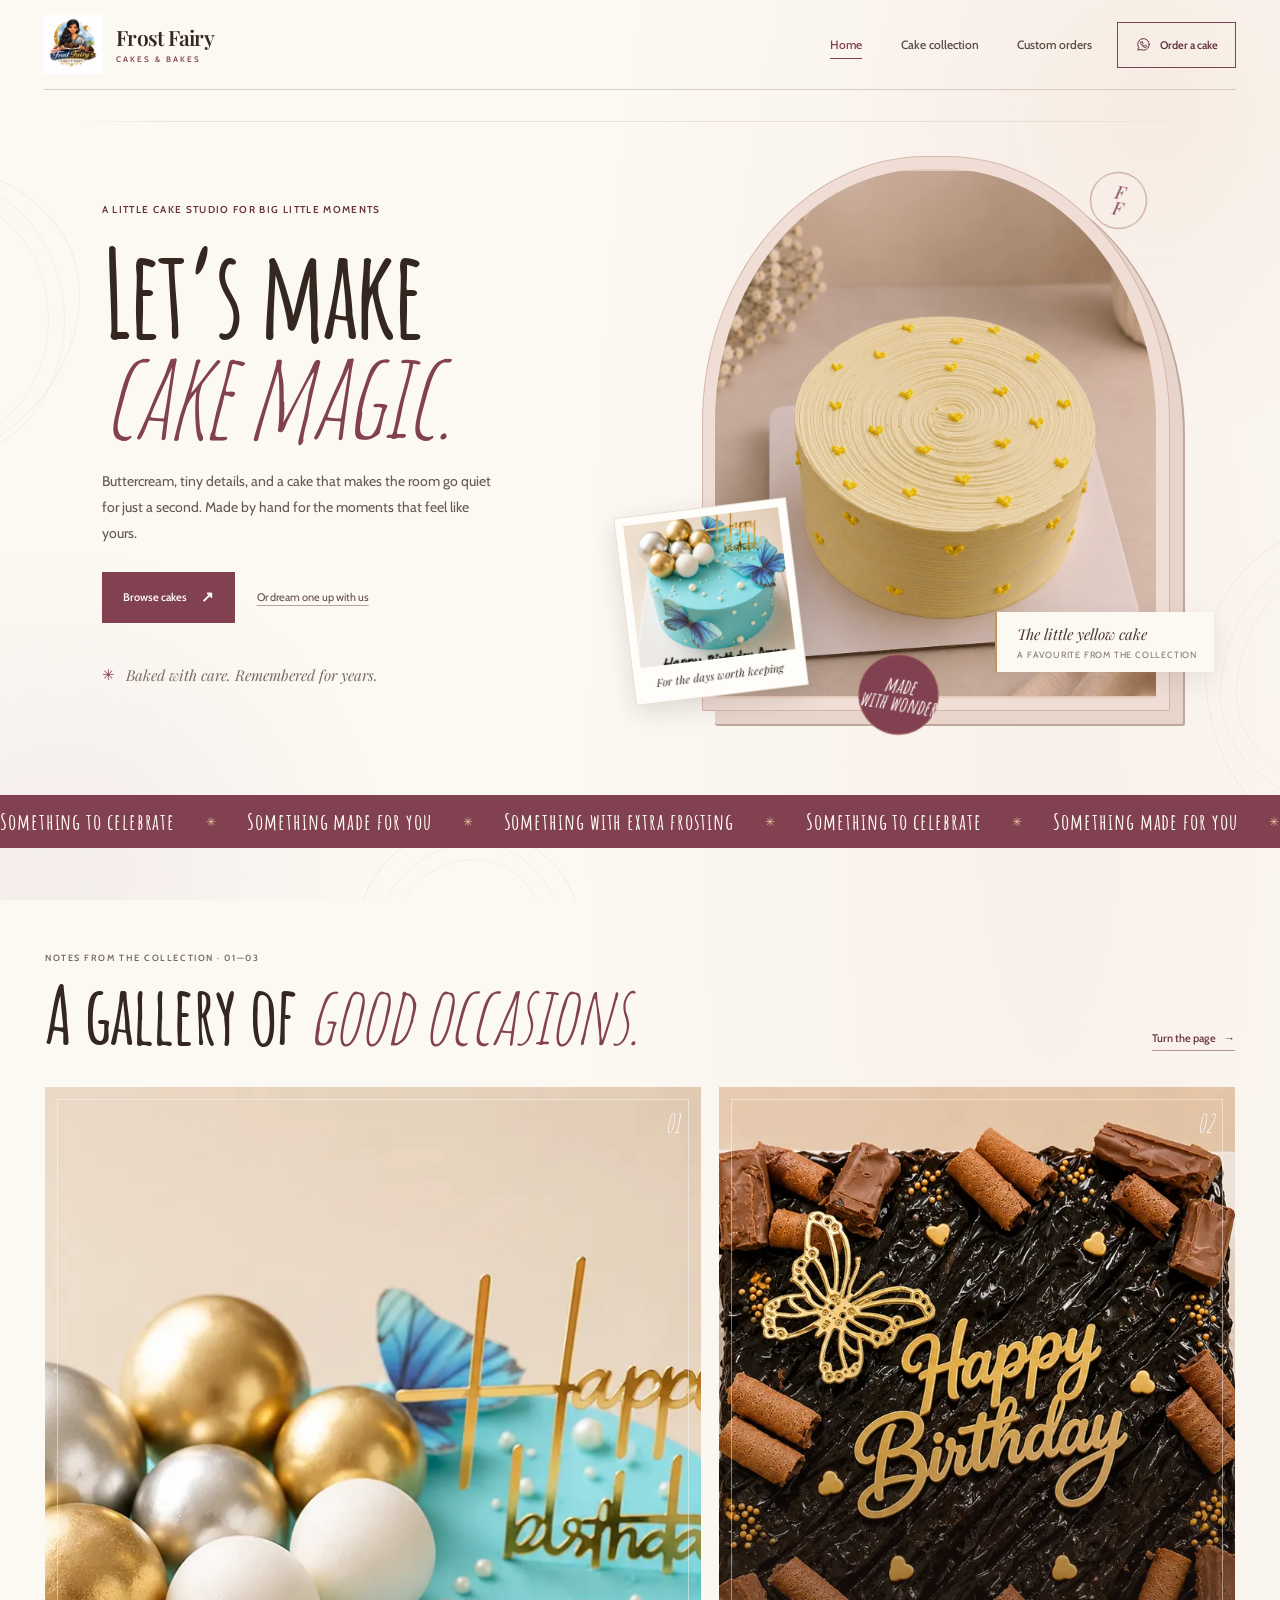
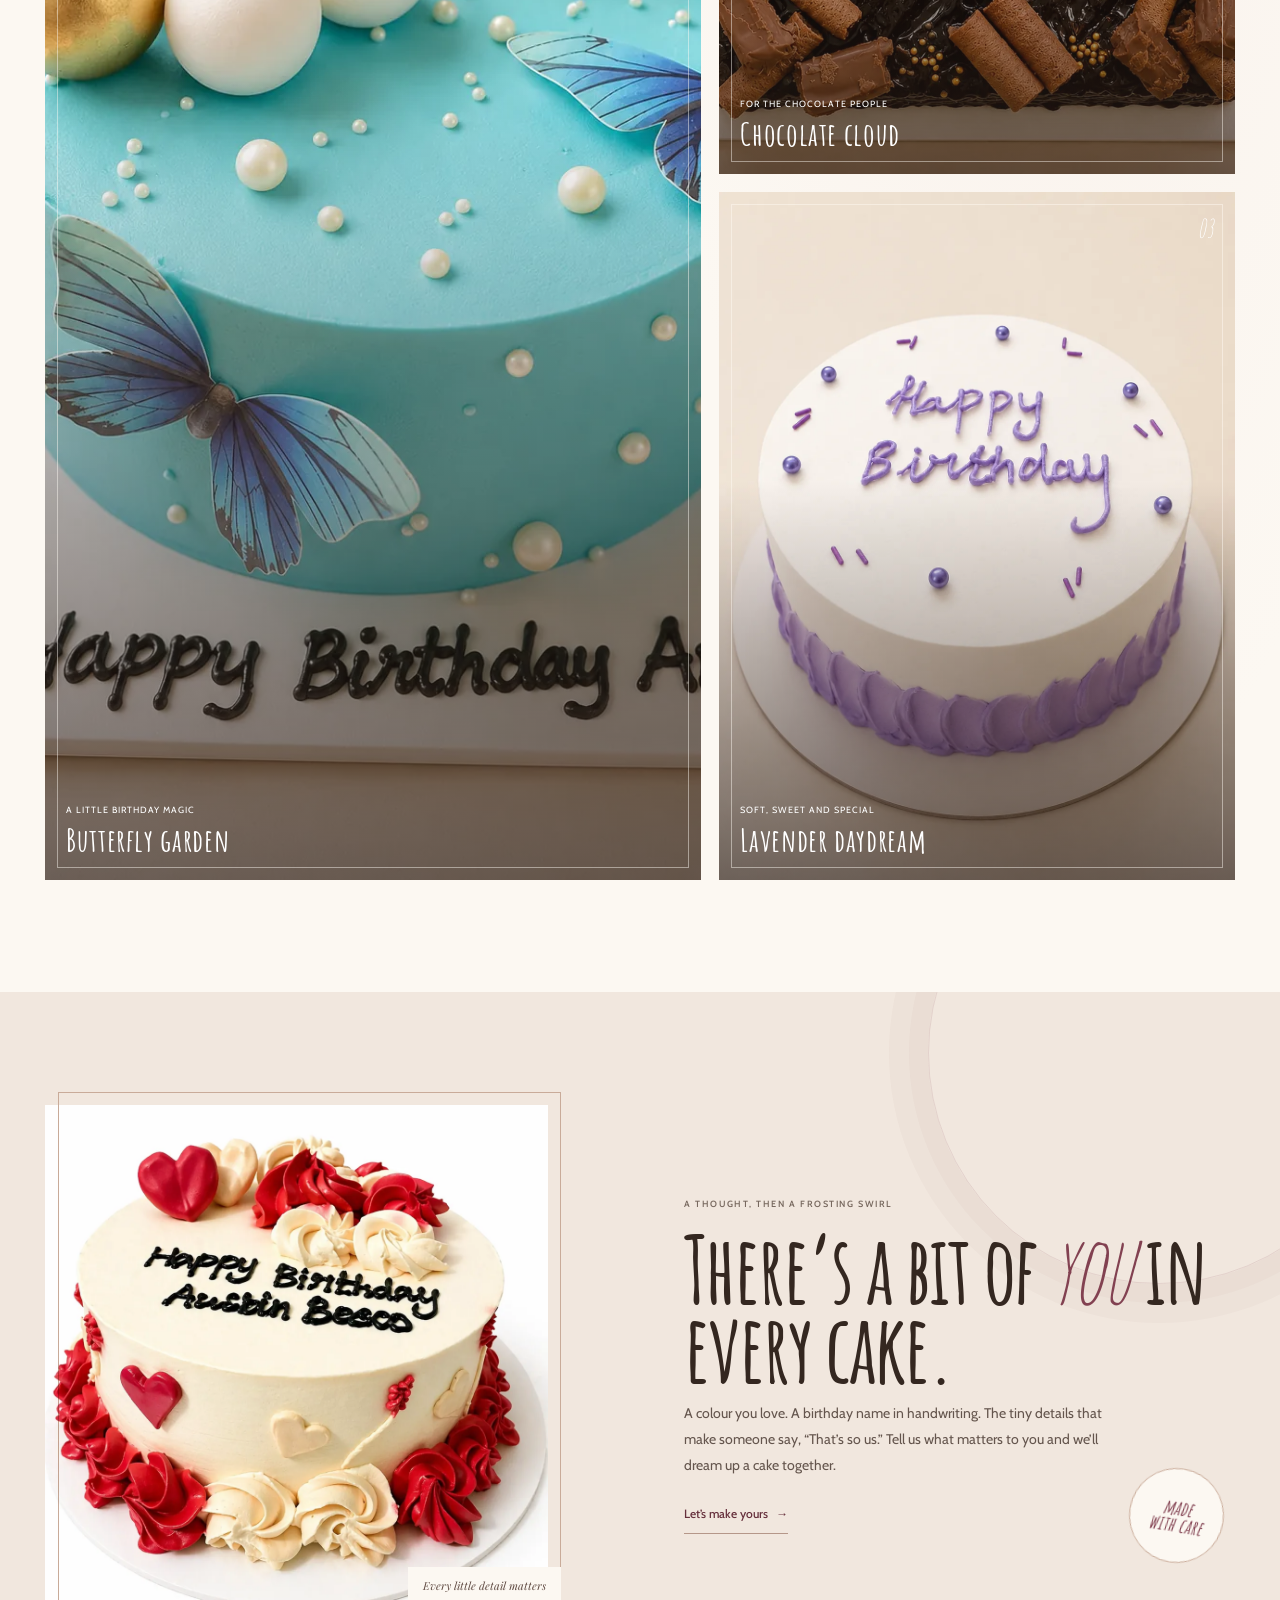
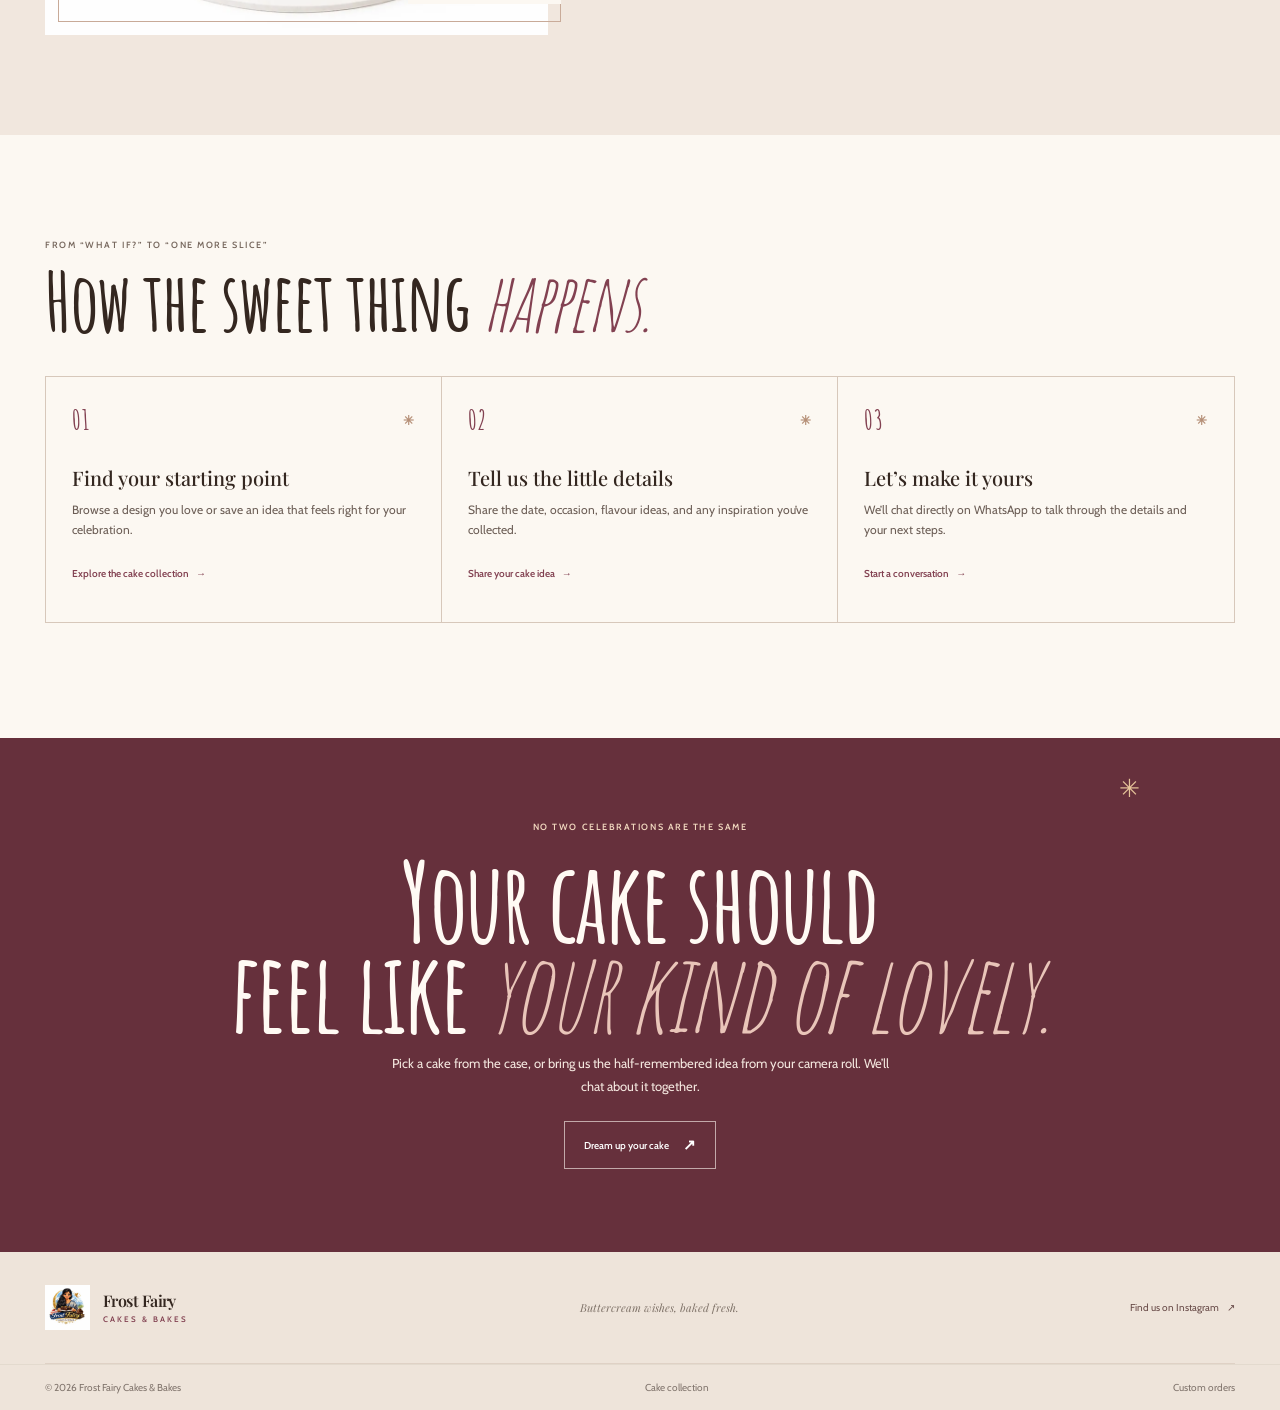
<file: index.html>
<!doctype html>
<html lang="en">
  <head>
    <meta charset="UTF-8" />
    <meta name="viewport" content="width=device-width, initial-scale=1" />
    <meta name="description" content="A little frosting, a lot of love. Meet the handcrafted celebration cakes at Frost Fairy Cakes & Bakes." />
    <meta name="theme-color" content="#fcf8f2" />
    <title>Frost Fairy Cakes &amp; Bakes — a little frosting, a lot of love</title>
    <link rel="icon" href="images/logo.jpg" type="image/jpeg" />
    <link rel="preconnect" href="https://fonts.googleapis.com" />
    <link rel="preconnect" href="https://fonts.gstatic.com" crossorigin />
    <link href="https://fonts.googleapis.com/css2?family=Amatic+SC:wght@400;700&family=Cabin:wght@400;500;600;700&family=Playfair+Display:ital,wght@0,500;0,600;1,500;1,600&display=swap" rel="stylesheet" />
    <link rel="stylesheet" href="design-tokens.css" />
    <link rel="stylesheet" href="styles.css" />
    <link rel="stylesheet" href="editorial.css" />
    <script src="script.js" defer></script>
  </head>
  <body>
    <a class="skip-link" href="#main">Skip to content</a>
    <div class="page-ambience" aria-hidden="true"><span></span><span></span><span></span></div>
    <header class="site-header">
      <a class="brand" href="index.html" aria-label="Frost Fairy Cakes and Bakes home">
        <img src="images/logo.jpg" alt="" class="brand-logo" />
        <span class="brand-name">Frost Fairy <small>Cakes &amp; Bakes</small></span>
      </a>
      <nav class="main-nav" aria-label="Main navigation">
        <a class="active" aria-current="page" href="index.html">Home</a>
        <a href="cakes.html">Cake collection</a>
        <a href="order.html">Custom orders</a>
      </nav>
      <a class="nav-order" href="https://wa.me/919080261893?text=Hi%20Frost%20Fairy!%20I%27d%20like%20to%20ask%20about%20ordering%20a%20cake." target="_blank" rel="noopener noreferrer">
        <svg viewBox="0 0 24 24" aria-hidden="true"><path d="M20.1 11.9a8.1 8.1 0 0 1-12 7.1L4 20l1.1-4a8.1 8.1 0 1 1 15-4.1Z" /><path d="M9 8.5c.3-.6.7-.5 1-.5.2 0 .4 0 .5.4l.7 1.6c.1.3.1.5-.1.7l-.5.6c-.2.2-.3.4-.1.7.5.9 1.2 1.6 2.1 2.1.3.2.5.1.7-.1l.7-.8c.2-.2.4-.3.7-.2l1.6.8c.3.2.4.3.4.5-.1.5-.4 1.2-.9 1.5-.5.4-1.1.5-1.8.3-1-.3-2.1-.8-3.2-1.7-1.6-1.4-2.6-3-2.8-4-.2-.7-.1-1.4.2-1.9Z" /></svg>
        <span>Order a cake</span>
      </a>
    </header>

    <main id="main">
      <section class="hero editorial-hero">
        <div class="hero-copy">
          <p class="eyebrow"><span class="eyebrow-rule"></span> A little cake studio for big little moments</p>
          <h1>Let’s make<br /><em>cake magic.</em></h1>
          <p class="hero-description">Buttercream, tiny details, and a cake that makes the room go quiet for just a second. Made by hand for the moments that feel like yours.</p>
          <div class="hero-actions">
            <a class="button button-berry" href="cakes.html">Browse cakes <span aria-hidden="true">↗</span></a>
            <a class="hero-secondary" href="order.html">Or dream one up with us</a>
          </div>
          <div class="hero-handnote"><span aria-hidden="true">✳</span> Baked with care. Remembered for years.</div>
        </div>
        <div class="hero-art">
          <div class="hero-cake-image"><img src="images/197042.webp" alt="Soft yellow buttercream cake with hand-piped heart details" fetchpriority="high" /></div>
          <span class="cake-image-label"><span>The little yellow cake</span><span>A favourite from the collection</span></span>
          <a class="hero-polaroid" href="cakes.html" aria-label="See the Butterfly Garden cake in the collection">
            <img src="images/89881.webp" alt="" />
            <span>For the days worth keeping</span>
          </a>
          <span class="hero-edition-mark" aria-hidden="true">F<br />F</span>
          <span class="cake-doodle" aria-hidden="true">made<br />with wonder</span>
        </div>
      </section>

      <div class="ticker" aria-label="Handmade cakes for your happy moments">
        <div class="ticker-track" aria-hidden="true">
          <span>Something to celebrate</span><i>✳</i><span>Something made for you</span><i>✳</i><span>Something with extra frosting</span><i>✳</i><span>Something to celebrate</span><i>✳</i><span>Something made for you</span><i>✳</i><span>Something with extra frosting</span><i>✳</i>
        </div>
      </div>

      <section class="featured-section section-shell">
        <div class="section-heading">
          <div><p class="eyebrow"><span class="eyebrow-rule"></span> Notes from the collection · 01—03</p><h2>A gallery of <em>good occasions.</em></h2></div>
          <a class="underlined-link" href="cakes.html">Turn the page <span aria-hidden="true">→</span></a>
        </div>
        <div class="featured-grid">
          <a class="feature-card feature-card-large" href="cakes.html">
            <img src="images/89881.webp" alt="Aqua buttercream cake with elegant blue butterflies" loading="lazy" />
            <span class="feature-caption"><small>A little birthday magic</small><strong>Butterfly garden</strong></span>
            <span class="feature-number">01</span>
          </a>
          <a class="feature-card feature-card-mid" href="cakes.html">
            <img src="images/66871.webp" alt="Rich chocolate cake topped with whipped frosting" loading="lazy" />
            <span class="feature-caption"><small>For the chocolate people</small><strong>Chocolate cloud</strong></span>
            <span class="feature-number">02</span>
          </a>
          <a class="feature-card feature-card-small" href="cakes.html">
            <img src="images/84278.webp" alt="Cream cake decorated with soft lavender frosting and purple pearls" loading="lazy" />
            <span class="feature-caption"><small>Soft, sweet and special</small><strong>Lavender daydream</strong></span>
            <span class="feature-number">03</span>
          </a>
        </div>
      </section>

      <section class="workshop-section">
        <div class="workshop-layout section-shell">
          <div class="workshop-image">
            <img src="images/51524.webp" alt="Ivory celebration cake finished with red buttercream flowers and heart details" loading="lazy" />
            <span>Every little detail matters</span>
          </div>
          <div class="workshop-copy">
            <p class="eyebrow"><span class="eyebrow-rule"></span> A thought, then a frosting swirl</p>
            <h2>There’s a bit of <em>you</em> in every cake.</h2>
            <p>A colour you love. A birthday name in handwriting. The tiny details that make someone say, “That’s so us.” Tell us what matters to you and we’ll dream up a cake together.</p>
            <a class="underlined-link" href="order.html">Let’s make yours <span aria-hidden="true">→</span></a>
            <span class="workshop-doodle" aria-hidden="true">made<br />with care</span>
          </div>
        </div>
      </section>

      <section class="little-steps section-shell">
        <div class="section-heading">
          <div><p class="eyebrow"><span class="eyebrow-rule"></span> From “what if?” to “one more slice”</p><h2>How the sweet thing <em>happens.</em></h2></div>
        </div>
        <div class="step-cards">
          <article class="step-card">
            <span class="step-ordinal">01 <i aria-hidden="true">✳</i></span>
            <h3>Find your starting point</h3>
            <p>Browse a design you love or save an idea that feels right for your celebration.</p>
            <a href="cakes.html">Explore the cake collection <span aria-hidden="true">→</span></a>
          </article>
          <article class="step-card">
            <span class="step-ordinal">02 <i aria-hidden="true">✳</i></span>
            <h3>Tell us the little details</h3>
            <p>Share the date, occasion, flavour ideas, and any inspiration you’ve collected.</p>
            <a href="order.html">Share your cake idea <span aria-hidden="true">→</span></a>
          </article>
          <article class="step-card">
            <span class="step-ordinal">03 <i aria-hidden="true">✳</i></span>
            <h3>Let’s make it yours</h3>
            <p>We’ll chat directly on WhatsApp to talk through the details and your next steps.</p>
            <a href="order.html">Start a conversation <span aria-hidden="true">→</span></a>
          </article>
        </div>
      </section>

      <section class="note-section">
        <div class="note-inner section-shell">
          <span class="note-asterisk" aria-hidden="true">✳</span>
          <p class="eyebrow"><span class="eyebrow-rule"></span> No two celebrations are the same</p>
          <h2>Your cake should<br />feel like <em>your kind of lovely.</em></h2>
          <p>Pick a cake from the case, or bring us the half-remembered idea from your camera roll. We’ll chat about it together.</p>
          <a class="button button-light" href="order.html">Dream up your cake <span aria-hidden="true">↗</span></a>
        </div>
      </section>
    </main>

    <footer class="site-footer">
      <div class="footer-main section-shell">
        <a class="brand footer-brand" href="index.html" aria-label="Frost Fairy Cakes and Bakes home">
          <img src="images/logo.jpg" alt="" class="brand-logo" loading="lazy" />
          <span class="brand-name">Frost Fairy <small>Cakes &amp; Bakes</small></span>
        </a>
        <p>Buttercream wishes, baked fresh.</p>
        <a class="footer-instagram" href="https://www.instagram.com/frost_fairy7/" target="_blank" rel="noopener noreferrer">Find us on Instagram <span aria-hidden="true">↗</span></a>
      </div>
      <div class="footer-bottom"><span>© 2026 Frost Fairy Cakes &amp; Bakes</span><a href="cakes.html">Cake collection</a><a href="order.html">Custom orders</a></div>
    </footer>
    <a class="mobile-order" href="https://wa.me/919080261893?text=Hi%20Frost%20Fairy!%20I%27d%20like%20to%20ask%20about%20ordering%20a%20cake." target="_blank" rel="noopener noreferrer">Order on WhatsApp</a>
  </body>
</html>
</file>
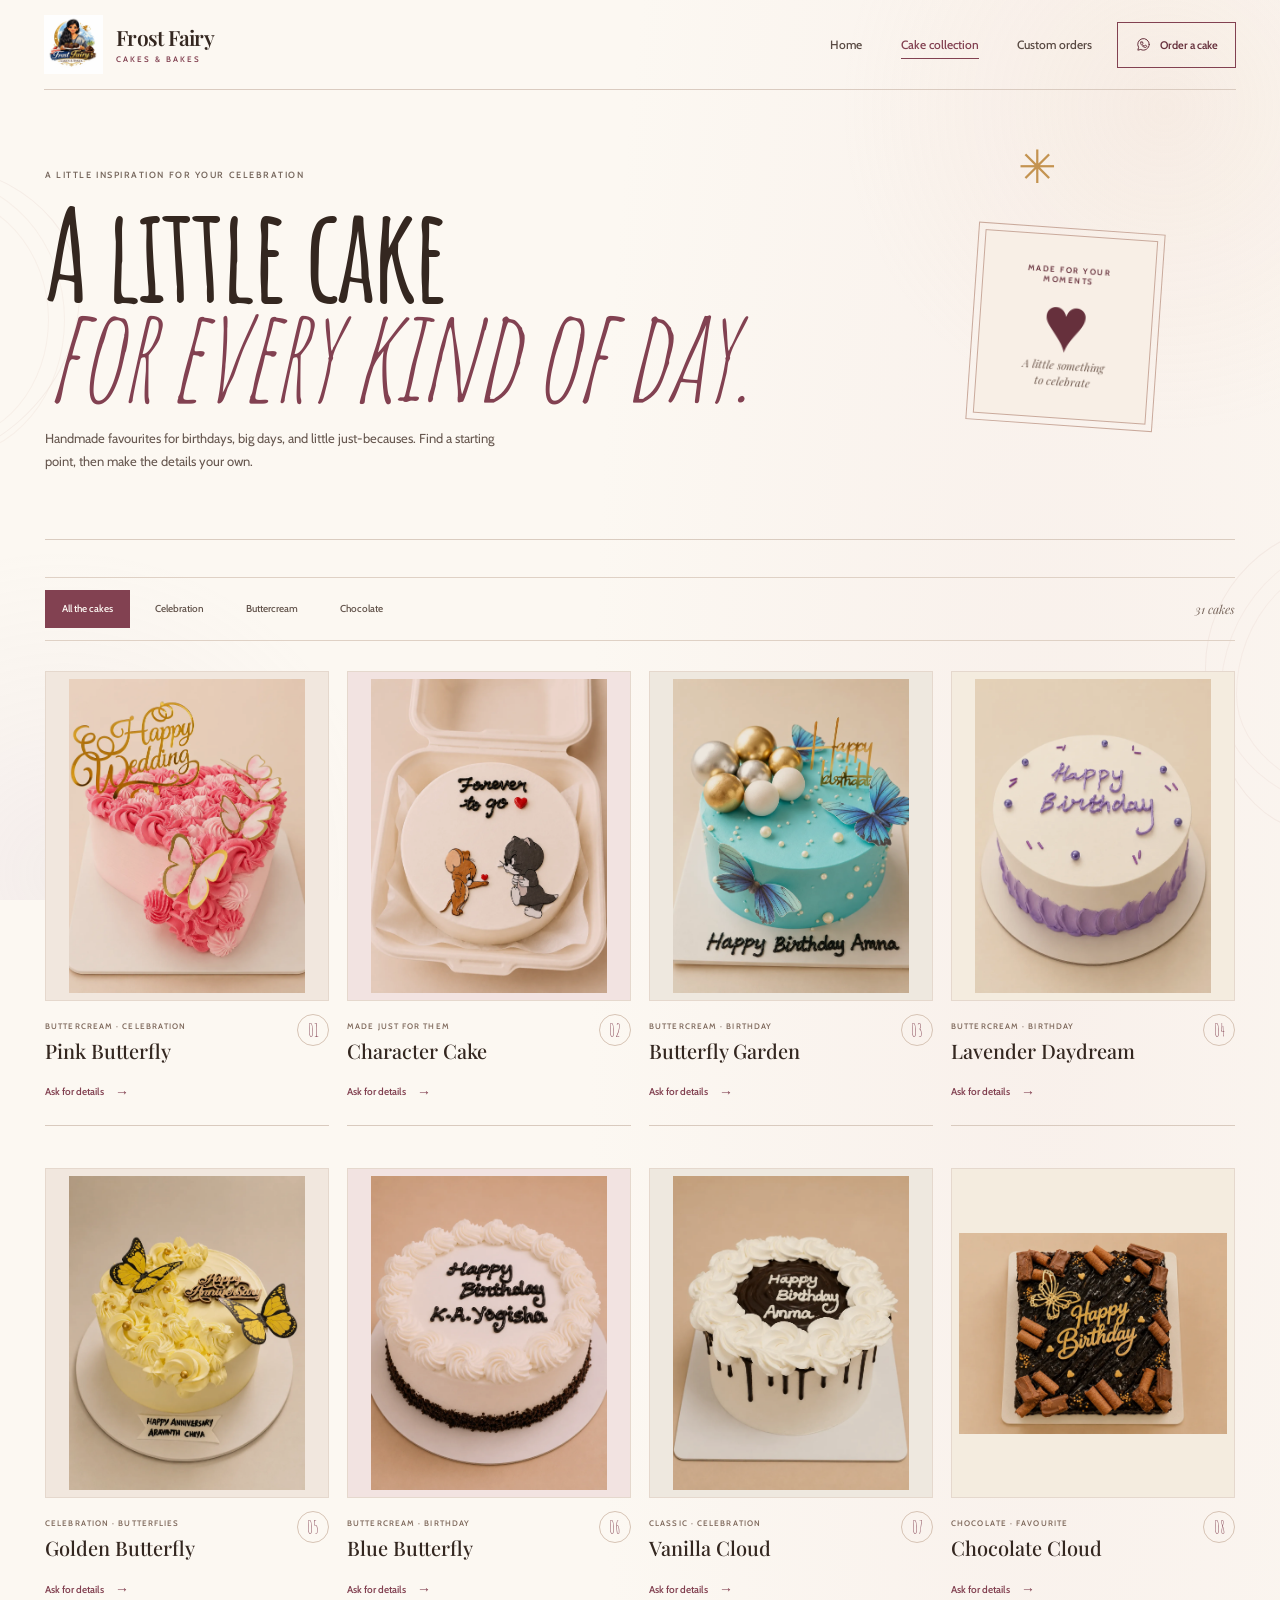
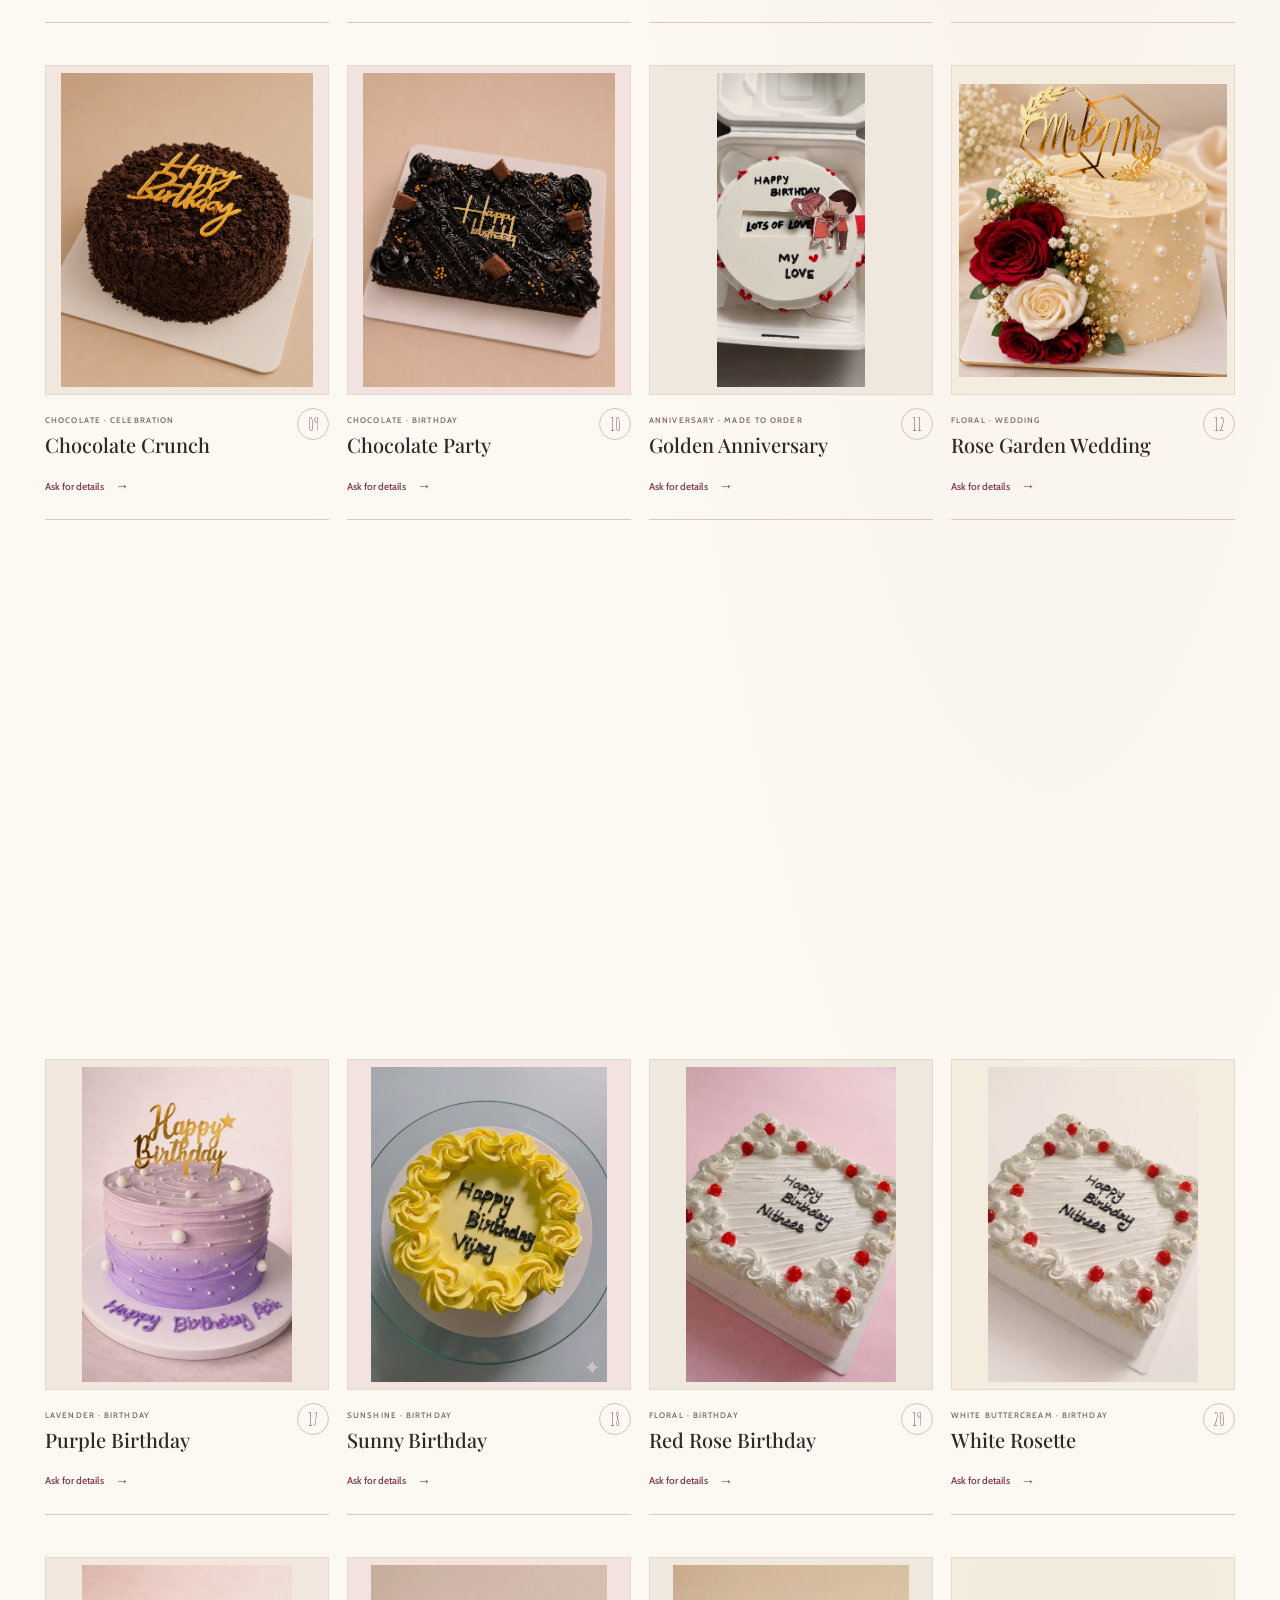
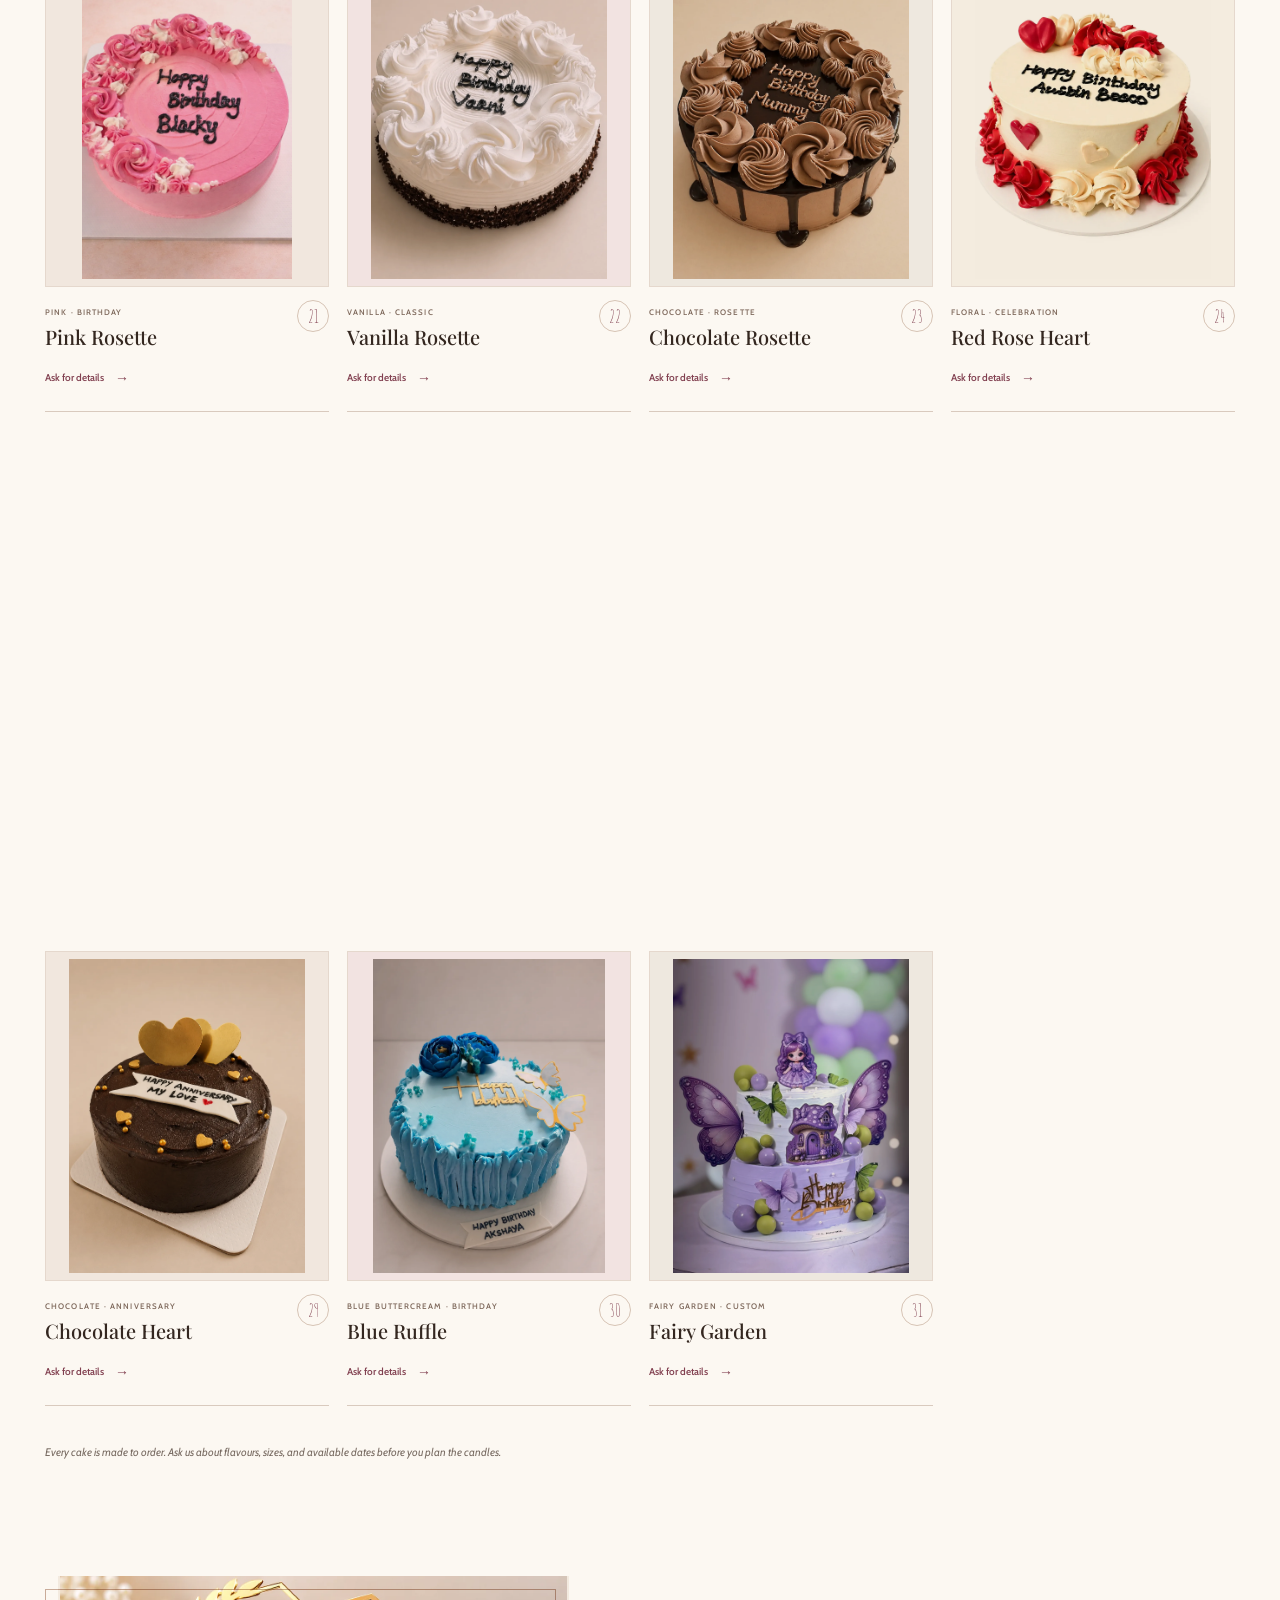
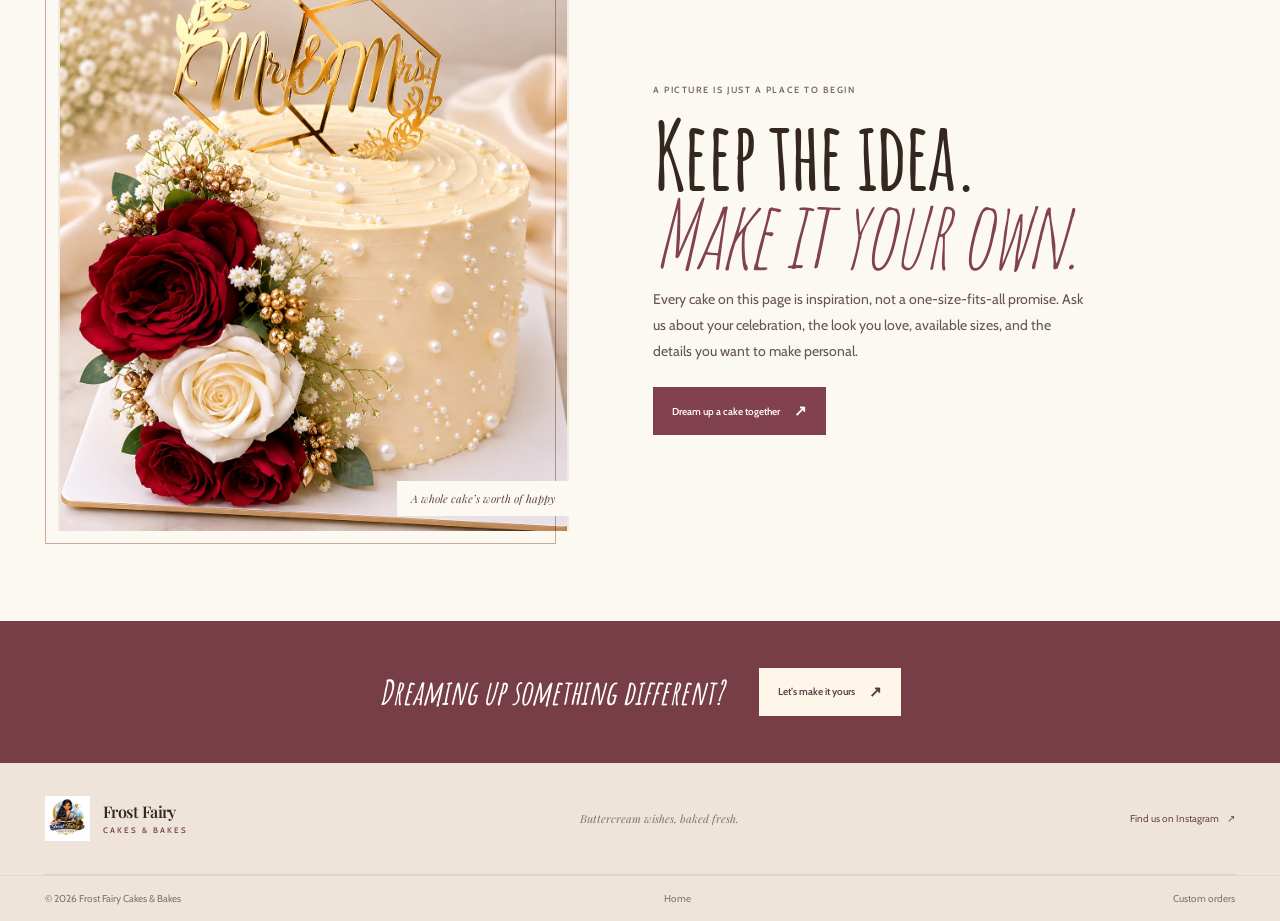
<file: cakes.html>
<!doctype html>
<html lang="en">
  <head>
    <meta charset="UTF-8" />
    <meta name="viewport" content="width=device-width, initial-scale=1" />
    <meta name="description" content="Browse the Frost Fairy cake collection: handcrafted butterfly, birthday, character, and chocolate cakes." />
    <meta name="theme-color" content="#fcf8f2" />
    <title>Cake Collection — Frost Fairy Cakes &amp; Bakes</title>
    <link rel="icon" href="images/logo.jpg" type="image/jpeg" />
    <link rel="preconnect" href="https://fonts.googleapis.com" />
    <link rel="preconnect" href="https://fonts.gstatic.com" crossorigin />
    <link href="https://fonts.googleapis.com/css2?family=Amatic+SC:wght@400;700&family=Cabin:wght@400;500;600;700&family=Playfair+Display:ital,wght@0,500;0,600;1,500;1,600&display=swap" rel="stylesheet" />
    <link rel="stylesheet" href="design-tokens.css" />
    <link rel="stylesheet" href="styles.css" />
    <link rel="stylesheet" href="editorial.css" />
    <script src="script.js" defer></script>
  </head>
  <body>
    <a class="skip-link" href="#main">Skip to content</a>
    <div class="page-ambience" aria-hidden="true"><span></span><span></span><span></span></div>
    <header class="site-header">
      <a class="brand" href="index.html" aria-label="Frost Fairy Cakes and Bakes home"><img src="images/logo.jpg" alt="" class="brand-logo" /><span class="brand-name">Frost Fairy <small>Cakes &amp; Bakes</small></span></a>
      <nav class="main-nav" aria-label="Main navigation"><a href="index.html">Home</a><a class="active" aria-current="page" href="cakes.html">Cake collection</a><a href="order.html">Custom orders</a></nav>
      <a class="nav-order" href="https://wa.me/919080261893?text=Hi%20Frost%20Fairy!%20I%27d%20like%20to%20ask%20about%20ordering%20a%20cake." target="_blank" rel="noopener noreferrer"><svg viewBox="0 0 24 24" aria-hidden="true"><path d="M20.1 11.9a8.1 8.1 0 0 1-12 7.1L4 20l1.1-4a8.1 8.1 0 1 1 15-4.1Z" /><path d="M9 8.5c.3-.6.7-.5 1-.5.2 0 .4 0 .5.4l.7 1.6c.1.3.1.5-.1.7l-.5.6c-.2.2-.3.4-.1.7.5.9 1.2 1.6 2.1 2.1.3.2.5.1.7-.1l.7-.8c.2-.2.4-.3.7-.2l1.6.8c.3.2.4.3.4.5-.1.5-.4 1.2-.9 1.5-.5.4-1.1.5-1.8.3-1-.3-2.1-.8-3.2-1.7-1.6-1.4-2.6-3-2.8-4-.2-.7-.1-1.4.2-1.9Z" /></svg><span>Order a cake</span></a>
    </header>
    <main id="main">
      <section class="page-intro section-shell">
        <p class="eyebrow"><span class="eyebrow-rule"></span> A little inspiration for your celebration</p>
        <h1>A little cake<br /><em>for every<br class="editorial-mobile-break" /> kind of day.</em></h1>
        <p>Handmade favourites for birthdays, big days, and little just-becauses. Find a starting point, then make the details your own.</p>
        <div class="intro-decor" aria-hidden="true">✳</div>
        <aside class="cake-intro-note"><span>MADE FOR YOUR MOMENTS</span><strong>♥</strong><span>A little something<br />to celebrate</span></aside>
      </section>
      <section class="menu-section section-shell" aria-label="Cake collection">
        <div class="filter-row">
          <div class="filter-controls" role="group" aria-label="Filter cakes by type">
            <button type="button" class="filter-button is-active" data-filter="all" aria-pressed="true">All the cakes</button>
            <button type="button" class="filter-button" data-filter="celebration" aria-pressed="false">Celebration</button>
            <button type="button" class="filter-button" data-filter="buttercream" aria-pressed="false">Buttercream</button>
            <button type="button" class="filter-button" data-filter="chocolate" aria-pressed="false">Chocolate</button>
          </div>
          <span class="menu-count" aria-live="polite">31 cakes</span>
        </div>
        <div class="cake-grid menu-grid">
          <article class="cake-card" data-category="buttercream celebration">
            <a class="cake-photo" href="https://wa.me/919080261893?text=Hi%20Frost%20Fairy!%20I%27d%20love%20to%20ask%20about%20the%20Pink%20Butterfly%20cake.%20Could%20you%20share%20the%20available%20sizes%20and%20price%3F" target="_blank" rel="noopener noreferrer" aria-label="Ask Frost Fairy on WhatsApp about the Pink Butterfly cake"><img src="images/92626.webp" alt="Pink piped buttercream cake decorated with butterflies" loading="lazy" /><span class="cake-order-hint">Ask about this cake <span aria-hidden="true">↗</span></span></a>
            <div class="cake-card-info"><div><span class="cake-type">BUTTERCREAM · CELEBRATION</span><h2>Pink Butterfly</h2></div><span class="cake-number">01</span></div>
            <a class="cake-text-order" href="https://wa.me/919080261893?text=Hi%20Frost%20Fairy!%20I%27d%20love%20to%20ask%20about%20the%20Pink%20Butterfly%20cake.%20Could%20you%20share%20the%20available%20sizes%20and%20price%3F" target="_blank" rel="noopener noreferrer">Ask for details <span aria-hidden="true">→</span></a>
          </article>
          <article class="cake-card cake-card-offset" data-category="celebration">
            <a class="cake-photo" href="https://wa.me/919080261893?text=Hi%20Frost%20Fairy!%20I%27d%20love%20to%20ask%20about%20a%20Character%20cake.%20Could%20you%20share%20the%20available%20sizes%20and%20price%3F" target="_blank" rel="noopener noreferrer" aria-label="Ask Frost Fairy on WhatsApp about a Character cake"><img src="images/90769.webp" alt="Custom character cake decorated with cartoon figures" loading="lazy" /><span class="cake-order-hint">Ask about this cake <span aria-hidden="true">↗</span></span></a>
            <div class="cake-card-info"><div><span class="cake-type">MADE JUST FOR THEM</span><h2>Character Cake</h2></div><span class="cake-number">02</span></div>
            <a class="cake-text-order" href="https://wa.me/919080261893?text=Hi%20Frost%20Fairy!%20I%27d%20love%20to%20ask%20about%20a%20Character%20cake.%20Could%20you%20share%20the%20available%20sizes%20and%20price%3F" target="_blank" rel="noopener noreferrer">Ask for details <span aria-hidden="true">→</span></a>
          </article>
          <article class="cake-card" data-category="buttercream celebration">
            <a class="cake-photo" href="https://wa.me/919080261893?text=Hi%20Frost%20Fairy!%20I%27d%20love%20to%20ask%20about%20the%20Aqua%20Butterfly%20cake.%20Could%20you%20share%20the%20available%20sizes%20and%20price%3F" target="_blank" rel="noopener noreferrer" aria-label="Ask Frost Fairy on WhatsApp about the Aqua Butterfly cake"><img src="images/89881.webp" alt="Aqua buttercream cake decorated with blue butterflies" loading="lazy" /><span class="cake-order-hint">Ask about this cake <span aria-hidden="true">↗</span></span></a>
            <div class="cake-card-info"><div><span class="cake-type">BUTTERCREAM · BIRTHDAY</span><h2>Butterfly Garden</h2></div><span class="cake-number">03</span></div>
            <a class="cake-text-order" href="https://wa.me/919080261893?text=Hi%20Frost%20Fairy!%20I%27d%20love%20to%20ask%20about%20the%20Aqua%20Butterfly%20cake.%20Could%20you%20share%20the%20available%20sizes%20and%20price%3F" target="_blank" rel="noopener noreferrer">Ask for details <span aria-hidden="true">→</span></a>
          </article>
          <article class="cake-card cake-card-offset" data-category="buttercream celebration">
            <a class="cake-photo" href="https://wa.me/919080261893?text=Hi%20Frost%20Fairy!%20I%27d%20love%20to%20ask%20about%20the%20Lavender%20Birthday%20cake.%20Could%20you%20share%20the%20available%20sizes%20and%20price%3F" target="_blank" rel="noopener noreferrer" aria-label="Ask Frost Fairy on WhatsApp about the Lavender Birthday cake"><img src="images/84278.webp" alt="Vanilla-colored cake with lavender frosting and purple pearls" loading="lazy" /><span class="cake-order-hint">Ask about this cake <span aria-hidden="true">↗</span></span></a>
            <div class="cake-card-info"><div><span class="cake-type">BUTTERCREAM · BIRTHDAY</span><h2>Lavender Daydream</h2></div><span class="cake-number">04</span></div>
            <a class="cake-text-order" href="https://wa.me/919080261893?text=Hi%20Frost%20Fairy!%20I%27d%20love%20to%20ask%20about%20the%20Lavender%20Birthday%20cake.%20Could%20you%20share%20the%20available%20sizes%20and%20price%3F" target="_blank" rel="noopener noreferrer">Ask for details <span aria-hidden="true">→</span></a>
          </article>
          <article class="cake-card" data-category="celebration">
            <a class="cake-photo" href="https://wa.me/919080261893?text=Hi%20Frost%20Fairy!%20I%27d%20love%20to%20ask%20about%20the%20Golden%20Butterfly%20cake.%20Could%20you%20share%20the%20available%20sizes%20and%20price%3F" target="_blank" rel="noopener noreferrer" aria-label="Ask Frost Fairy on WhatsApp about the Golden Butterfly cake"><img src="images/83241.webp" alt="Cream celebration cake with yellow buttercream flowers and butterflies" loading="lazy" /><span class="cake-order-hint">Ask about this cake <span aria-hidden="true">↗</span></span></a>
            <div class="cake-card-info"><div><span class="cake-type">CELEBRATION · BUTTERFLIES</span><h2>Golden Butterfly</h2></div><span class="cake-number">05</span></div>
            <a class="cake-text-order" href="https://wa.me/919080261893?text=Hi%20Frost%20Fairy!%20I%27d%20love%20to%20ask%20about%20the%20Golden%20Butterfly%20cake.%20Could%20you%20share%20the%20available%20sizes%20and%20price%3F" target="_blank" rel="noopener noreferrer">Ask for details <span aria-hidden="true">→</span></a>
          </article>
          <article class="cake-card cake-card-offset" data-category="buttercream celebration">
            <a class="cake-photo" href="https://wa.me/919080261893?text=Hi%20Frost%20Fairy!%20I%27d%20love%20to%20ask%20about%20the%20Blue%20Butterfly%20Birthday%20cake.%20Could%20you%20share%20the%20available%20sizes%20and%20price%3F" target="_blank" rel="noopener noreferrer" aria-label="Ask Frost Fairy on WhatsApp about the Blue Butterfly cake"><img src="images/68121.webp" alt="Blue buttercream birthday cake with butterfly decorations" loading="lazy" /><span class="cake-order-hint">Ask about this cake <span aria-hidden="true">↗</span></span></a>
            <div class="cake-card-info"><div><span class="cake-type">BUTTERCREAM · BIRTHDAY</span><h2>Blue Butterfly</h2></div><span class="cake-number">06</span></div>
            <a class="cake-text-order" href="https://wa.me/919080261893?text=Hi%20Frost%20Fairy!%20I%27d%20love%20to%20ask%20about%20the%20Blue%20Butterfly%20Birthday%20cake.%20Could%20you%20share%20the%20available%20sizes%20and%20price%3F" target="_blank" rel="noopener noreferrer">Ask for details <span aria-hidden="true">→</span></a>
          </article>
          <article class="cake-card" data-category="buttercream celebration">
            <a class="cake-photo" href="https://wa.me/919080261893?text=Hi%20Frost%20Fairy!%20I%27d%20love%20to%20ask%20about%20the%20Classic%20Vanilla%20Birthday%20cake.%20Could%20you%20share%20the%20available%20sizes%20and%20price%3F" target="_blank" rel="noopener noreferrer" aria-label="Ask Frost Fairy on WhatsApp about the Classic Vanilla Birthday cake"><img src="images/67771.webp" alt="Classic vanilla celebration cake with piped cream and chocolate edging" loading="lazy" /><span class="cake-order-hint">Ask about this cake <span aria-hidden="true">↗</span></span></a>
            <div class="cake-card-info"><div><span class="cake-type">CLASSIC · CELEBRATION</span><h2>Vanilla Cloud</h2></div><span class="cake-number">07</span></div>
            <a class="cake-text-order" href="https://wa.me/919080261893?text=Hi%20Frost%20Fairy!%20I%27d%20love%20to%20ask%20about%20the%20Classic%20Vanilla%20Birthday%20cake.%20Could%20you%20share%20the%20available%20sizes%20and%20price%3F" target="_blank" rel="noopener noreferrer">Ask for details <span aria-hidden="true">→</span></a>
          </article>
          <article class="cake-card cake-card-offset" data-category="chocolate celebration">
            <a class="cake-photo" href="https://wa.me/919080261893?text=Hi%20Frost%20Fairy!%20I%27d%20love%20to%20ask%20about%20the%20Chocolate%20Drip%20cake.%20Could%20you%20share%20the%20available%20sizes%20and%20price%3F" target="_blank" rel="noopener noreferrer" aria-label="Ask Frost Fairy on WhatsApp about the Chocolate Drip cake"><img src="images/66871.webp" alt="Chocolate drip cake with piped whipped cream around the top" loading="lazy" /><span class="cake-order-hint">Ask about this cake <span aria-hidden="true">↗</span></span></a>
            <div class="cake-card-info"><div><span class="cake-type">CHOCOLATE · FAVOURITE</span><h2>Chocolate Cloud</h2></div><span class="cake-number">08</span></div>
            <a class="cake-text-order" href="https://wa.me/919080261893?text=Hi%20Frost%20Fairy!%20I%27d%20love%20to%20ask%20about%20the%20Chocolate%20Drip%20cake.%20Could%20you%20share%20the%20available%20sizes%20and%20price%3F" target="_blank" rel="noopener noreferrer">Ask for details <span aria-hidden="true">→</span></a>
          </article>
          <article class="cake-card" data-category="chocolate celebration">
            <a class="cake-photo" href="https://wa.me/919080261893?text=Hi%20Frost%20Fairy!%20I%27d%20love%20to%20ask%20about%20the%20Chocolate%20Crunch%20cake.%20Could%20you%20share%20the%20available%20sizes%20and%20price%3F" target="_blank" rel="noopener noreferrer" aria-label="Ask Frost Fairy on WhatsApp about the Chocolate Crunch cake"><img src="images/66872.webp" alt="Round chocolate cake covered in chocolate shavings" loading="lazy" /><span class="cake-order-hint">Ask about this cake <span aria-hidden="true">↗</span></span></a>
            <div class="cake-card-info"><div><span class="cake-type">CHOCOLATE · CELEBRATION</span><h2>Chocolate Crunch</h2></div><span class="cake-number">09</span></div>
            <a class="cake-text-order" href="https://wa.me/919080261893?text=Hi%20Frost%20Fairy!%20I%27d%20love%20to%20ask%20about%20the%20Chocolate%20Crunch%20cake.%20Could%20you%20share%20the%20available%20sizes%20and%20price%3F" target="_blank" rel="noopener noreferrer">Ask for details <span aria-hidden="true">→</span></a>
          </article>
          <article class="cake-card cake-card-offset" data-category="chocolate celebration">
            <a class="cake-photo" href="https://wa.me/919080261893?text=Hi%20Frost%20Fairy!%20I%27d%20love%20to%20ask%20about%20the%20Chocolate%20Birthday%20cake.%20Could%20you%20share%20the%20available%20sizes%20and%20price%3F" target="_blank" rel="noopener noreferrer" aria-label="Ask Frost Fairy on WhatsApp about the Chocolate Birthday cake"><img src="images/66873.webp" alt="Dark chocolate cake decorated with curls and birthday topper" loading="lazy" /><span class="cake-order-hint">Ask about this cake <span aria-hidden="true">↗</span></span></a>
            <div class="cake-card-info"><div><span class="cake-type">CHOCOLATE · BIRTHDAY</span><h2>Chocolate Party</h2></div><span class="cake-number">10</span></div>
            <a class="cake-text-order" href="https://wa.me/919080261893?text=Hi%20Frost%20Fairy!%20I%27d%20love%20to%20ask%20about%20the%20Chocolate%20Birthday%20cake.%20Could%20you%20share%20the%20available%20sizes%20and%20price%3F" target="_blank" rel="noopener noreferrer">Ask for details <span aria-hidden="true">→</span></a>
          </article>
          <article class="cake-card" data-category="celebration">
            <a class="cake-photo" href="https://wa.me/919080261893?text=Hi%20Frost%20Fairy!%20I%27d%20love%20to%20ask%20about%20the%20Custom%20Anniversary%20cake.%20Could%20you%20share%20the%20available%20sizes%20and%20price%3F" target="_blank" rel="noopener noreferrer" aria-label="Ask Frost Fairy on WhatsApp about a custom Anniversary cake"><img src="images/60214.webp" alt="Chocolate anniversary cake with gold heart decorations" loading="lazy" /><span class="cake-order-hint">Ask about this cake <span aria-hidden="true">↗</span></span></a>
            <div class="cake-card-info"><div><span class="cake-type">ANNIVERSARY · MADE TO ORDER</span><h2>Golden Anniversary</h2></div><span class="cake-number">11</span></div>
            <a class="cake-text-order" href="https://wa.me/919080261893?text=Hi%20Frost%20Fairy!%20I%27d%20love%20to%20ask%20about%20the%20Custom%20Anniversary%20cake.%20Could%20you%20share%20the%20available%20sizes%20and%20price%3F" target="_blank" rel="noopener noreferrer">Ask for details <span aria-hidden="true">→</span></a>
          </article>
          <article class="cake-card" data-category="buttercream celebration">
            <a class="cake-photo" href="https://wa.me/919080261893?text=Hi%20Frost%20Fairy!%20I%27d%20love%20to%20ask%20about%20the%20Floral%20Wedding%20cake." target="_blank" rel="noopener noreferrer" aria-label="Ask Frost Fairy on WhatsApp about the Floral Wedding cake"><img src="images/100699.webp" alt="Elegant ivory wedding cake finished with red and white sugar roses" loading="lazy" /><span class="cake-order-hint">Ask about this cake <span aria-hidden="true">↗</span></span></a>
            <div class="cake-card-info"><div><span class="cake-type">FLORAL · WEDDING</span><h2>Rose Garden Wedding</h2></div><span class="cake-number">12</span></div>
            <a class="cake-text-order" href="https://wa.me/919080261893?text=Hi%20Frost%20Fairy!%20I%27d%20love%20to%20ask%20about%20the%20Floral%20Wedding%20cake." target="_blank" rel="noopener noreferrer">Ask for details <span aria-hidden="true">→</span></a>
          </article>
          <article class="cake-card" data-category="celebration">
            <a class="cake-photo" href="https://wa.me/919080261893?text=Hi%20Frost%20Fairy!%20I%27d%20love%20to%20ask%20about%20the%20Red%20Rose%20Wedding%20cake." target="_blank" rel="noopener noreferrer" aria-label="Ask Frost Fairy on WhatsApp about the Red Rose Wedding cake"><img src="images/178911.webp" alt="White heart-shaped wedding cake with red sugar roses and bride-and-groom decoration" loading="lazy" /><span class="cake-order-hint">Ask about this cake <span aria-hidden="true">↗</span></span></a>
            <div class="cake-card-info"><div><span class="cake-type">WEDDING · RED ROSES</span><h2>Red Rose Celebration</h2></div><span class="cake-number">13</span></div>
            <a class="cake-text-order" href="https://wa.me/919080261893?text=Hi%20Frost%20Fairy!%20I%27d%20love%20to%20ask%20about%20the%20Red%20Rose%20Wedding%20cake." target="_blank" rel="noopener noreferrer">Ask for details <span aria-hidden="true">→</span></a>
          </article>
          <article class="cake-card" data-category="celebration">
            <a class="cake-photo" href="https://wa.me/919080261893?text=Hi%20Frost%20Fairy!%20I%27d%20love%20to%20ask%20about%20the%20Character%20Adventure%20cake." target="_blank" rel="noopener noreferrer" aria-label="Ask Frost Fairy on WhatsApp about the Character Adventure cake"><img src="images/189857.webp" alt="Bright character-themed celebration cake with playful cartoon figures" loading="lazy" /><span class="cake-order-hint">Ask about this cake <span aria-hidden="true">↗</span></span></a>
            <div class="cake-card-info"><div><span class="cake-type">CHARACTER · MADE TO ORDER</span><h2>Character Adventure</h2></div><span class="cake-number">14</span></div>
            <a class="cake-text-order" href="https://wa.me/919080261893?text=Hi%20Frost%20Fairy!%20I%27d%20love%20to%20ask%20about%20the%20Character%20Adventure%20cake." target="_blank" rel="noopener noreferrer">Ask for details <span aria-hidden="true">→</span></a>
          </article>
          <article class="cake-card" data-category="buttercream celebration">
            <a class="cake-photo" href="https://wa.me/919080261893?text=Hi%20Frost%20Fairy!%20I%27d%20love%20to%20ask%20about%20the%20Golden%20Heart%20cake." target="_blank" rel="noopener noreferrer" aria-label="Ask Frost Fairy on WhatsApp about the Golden Heart cake"><img src="images/197042.webp" alt="Pale yellow buttercream cake decorated with tiny piped yellow hearts" loading="lazy" /><span class="cake-order-hint">Ask about this cake <span aria-hidden="true">↗</span></span></a>
            <div class="cake-card-info"><div><span class="cake-type">BUTTERCREAM · HEART DETAILS</span><h2>Golden Heart</h2></div><span class="cake-number">15</span></div>
            <a class="cake-text-order" href="https://wa.me/919080261893?text=Hi%20Frost%20Fairy!%20I%27d%20love%20to%20ask%20about%20the%20Golden%20Heart%20cake." target="_blank" rel="noopener noreferrer">Ask for details <span aria-hidden="true">→</span></a>
          </article>
          <article class="cake-card" data-category="celebration">
            <a class="cake-photo" href="https://wa.me/919080261893?text=Hi%20Frost%20Fairy!%20I%27d%20love%20to%20ask%20about%20the%20Wedding%20Keepsake%20cake." target="_blank" rel="noopener noreferrer" aria-label="Ask Frost Fairy on WhatsApp about the Wedding Keepsake cake"><img src="images/198717.webp" alt="White wedding cake decorated with small red hearts and a bride and groom topper" loading="lazy" /><span class="cake-order-hint">Ask about this cake <span aria-hidden="true">↗</span></span></a>
            <div class="cake-card-info"><div><span class="cake-type">WEDDING · PERSONAL DETAILS</span><h2>Wedding Keepsake</h2></div><span class="cake-number">16</span></div>
            <a class="cake-text-order" href="https://wa.me/919080261893?text=Hi%20Frost%20Fairy!%20I%27d%20love%20to%20ask%20about%20the%20Wedding%20Keepsake%20cake." target="_blank" rel="noopener noreferrer">Ask for details <span aria-hidden="true">→</span></a>
          </article>
          <article class="cake-card" data-category="buttercream celebration">
            <a class="cake-photo" href="https://wa.me/919080261893?text=Hi%20Frost%20Fairy!%20I%27d%20love%20to%20ask%20about%20the%20Lavender%20Birthday%20cake." target="_blank" rel="noopener noreferrer" aria-label="Ask Frost Fairy on WhatsApp about the Lavender Birthday cake"><img src="images/36618.webp" alt="Purple frosted birthday cake with lavender piped lettering and purple pearls" loading="lazy" /><span class="cake-order-hint">Ask about this cake <span aria-hidden="true">↗</span></span></a>
            <div class="cake-card-info"><div><span class="cake-type">LAVENDER · BIRTHDAY</span><h2>Purple Birthday</h2></div><span class="cake-number">17</span></div>
            <a class="cake-text-order" href="https://wa.me/919080261893?text=Hi%20Frost%20Fairy!%20I%27d%20love%20to%20ask%20about%20the%20Lavender%20Birthday%20cake." target="_blank" rel="noopener noreferrer">Ask for details <span aria-hidden="true">→</span></a>
          </article>
          <article class="cake-card" data-category="buttercream celebration">
            <a class="cake-photo" href="https://wa.me/919080261893?text=Hi%20Frost%20Fairy!%20I%27d%20love%20to%20ask%20about%20the%20Sunny%20Buttercream%20Birthday%20cake." target="_blank" rel="noopener noreferrer" aria-label="Ask Frost Fairy on WhatsApp about the Sunny Buttercream Birthday cake"><img src="images/36619.webp" alt="Bright yellow buttercream birthday cake with piped frosting swirls" loading="lazy" /><span class="cake-order-hint">Ask about this cake <span aria-hidden="true">↗</span></span></a>
            <div class="cake-card-info"><div><span class="cake-type">SUNSHINE · BIRTHDAY</span><h2>Sunny Birthday</h2></div><span class="cake-number">18</span></div>
            <a class="cake-text-order" href="https://wa.me/919080261893?text=Hi%20Frost%20Fairy!%20I%27d%20love%20to%20ask%20about%20the%20Sunny%20Buttercream%20Birthday%20cake." target="_blank" rel="noopener noreferrer">Ask for details <span aria-hidden="true">→</span></a>
          </article>
          <article class="cake-card" data-category="buttercream celebration">
            <a class="cake-photo" href="https://wa.me/919080261893?text=Hi%20Frost%20Fairy!%20I%27d%20love%20to%20ask%20about%20the%20Red%20Rose%20Birthday%20cake." target="_blank" rel="noopener noreferrer" aria-label="Ask Frost Fairy on WhatsApp about the Red Rose Birthday cake"><img src="images/36620.webp" alt="White birthday cake decorated with red sugar roses and piped cream" loading="lazy" /><span class="cake-order-hint">Ask about this cake <span aria-hidden="true">↗</span></span></a>
            <div class="cake-card-info"><div><span class="cake-type">FLORAL · BIRTHDAY</span><h2>Red Rose Birthday</h2></div><span class="cake-number">19</span></div>
            <a class="cake-text-order" href="https://wa.me/919080261893?text=Hi%20Frost%20Fairy!%20I%27d%20love%20to%20ask%20about%20the%20Red%20Rose%20Birthday%20cake." target="_blank" rel="noopener noreferrer">Ask for details <span aria-hidden="true">→</span></a>
          </article>
          <article class="cake-card" data-category="buttercream celebration">
            <a class="cake-photo" href="https://wa.me/919080261893?text=Hi%20Frost%20Fairy!%20I%27d%20love%20to%20ask%20about%20a%20White%20Rosette%20Birthday%20cake." target="_blank" rel="noopener noreferrer" aria-label="Ask Frost Fairy on WhatsApp about the White Rosette Birthday cake"><img src="images/36621.webp" alt="White square birthday cake decorated with fine piped border rosettes" loading="lazy" /><span class="cake-order-hint">Ask about this cake <span aria-hidden="true">↗</span></span></a>
            <div class="cake-card-info"><div><span class="cake-type">WHITE BUTTERCREAM · BIRTHDAY</span><h2>White Rosette</h2></div><span class="cake-number">20</span></div>
            <a class="cake-text-order" href="https://wa.me/919080261893?text=Hi%20Frost%20Fairy!%20I%27d%20love%20to%20ask%20about%20a%20White%20Rosette%20Birthday%20cake." target="_blank" rel="noopener noreferrer">Ask for details <span aria-hidden="true">→</span></a>
          </article>
          <article class="cake-card" data-category="buttercream celebration">
            <a class="cake-photo" href="https://wa.me/919080261893?text=Hi%20Frost%20Fairy!%20I%27d%20love%20to%20ask%20about%20the%20Pink%20Rosette%20Birthday%20cake." target="_blank" rel="noopener noreferrer" aria-label="Ask Frost Fairy on WhatsApp about the Pink Rosette Birthday cake"><img src="images/41816.webp" alt="Pink round birthday cake decorated with buttercream rosettes" loading="lazy" /><span class="cake-order-hint">Ask about this cake <span aria-hidden="true">↗</span></span></a>
            <div class="cake-card-info"><div><span class="cake-type">PINK · BIRTHDAY</span><h2>Pink Rosette</h2></div><span class="cake-number">21</span></div>
            <a class="cake-text-order" href="https://wa.me/919080261893?text=Hi%20Frost%20Fairy!%20I%27d%20love%20to%20ask%20about%20the%20Pink%20Rosette%20Birthday%20cake." target="_blank" rel="noopener noreferrer">Ask for details <span aria-hidden="true">→</span></a>
          </article>
          <article class="cake-card" data-category="buttercream celebration">
            <a class="cake-photo" href="https://wa.me/919080261893?text=Hi%20Frost%20Fairy!%20I%27d%20love%20to%20ask%20about%20the%20Vanilla%20Rosette%20Birthday%20cake." target="_blank" rel="noopener noreferrer" aria-label="Ask Frost Fairy on WhatsApp about the Vanilla Rosette Birthday cake"><img src="images/51518.webp" alt="White cake surrounded by piped vanilla rosettes and chocolate crumbs" loading="lazy" /><span class="cake-order-hint">Ask about this cake <span aria-hidden="true">↗</span></span></a>
            <div class="cake-card-info"><div><span class="cake-type">VANILLA · CLASSIC</span><h2>Vanilla Rosette</h2></div><span class="cake-number">22</span></div>
            <a class="cake-text-order" href="https://wa.me/919080261893?text=Hi%20Frost%20Fairy!%20I%27d%20love%20to%20ask%20about%20the%20Vanilla%20Rosette%20Birthday%20cake." target="_blank" rel="noopener noreferrer">Ask for details <span aria-hidden="true">→</span></a>
          </article>
          <article class="cake-card" data-category="chocolate celebration">
            <a class="cake-photo" href="https://wa.me/919080261893?text=Hi%20Frost%20Fairy!%20I%27d%20love%20to%20ask%20about%20the%20Chocolate%20Rosette%20cake." target="_blank" rel="noopener noreferrer" aria-label="Ask Frost Fairy on WhatsApp about the Chocolate Rosette cake"><img src="images/51519.webp" alt="Chocolate cake covered in cocoa buttercream rosettes" loading="lazy" /><span class="cake-order-hint">Ask about this cake <span aria-hidden="true">↗</span></span></a>
            <div class="cake-card-info"><div><span class="cake-type">CHOCOLATE · ROSETTE</span><h2>Chocolate Rosette</h2></div><span class="cake-number">23</span></div>
            <a class="cake-text-order" href="https://wa.me/919080261893?text=Hi%20Frost%20Fairy!%20I%27d%20love%20to%20ask%20about%20the%20Chocolate%20Rosette%20cake." target="_blank" rel="noopener noreferrer">Ask for details <span aria-hidden="true">→</span></a>
          </article>
          <article class="cake-card" data-category="buttercream celebration">
            <a class="cake-photo" href="https://wa.me/919080261893?text=Hi%20Frost%20Fairy!%20I%27d%20love%20to%20ask%20about%20the%20Red%20Rose%20Heart%20cake." target="_blank" rel="noopener noreferrer" aria-label="Ask Frost Fairy on WhatsApp about the Red Rose Heart cake"><img src="images/51524.webp" alt="Ivory celebration cake decorated with red buttercream roses and heart details" loading="lazy" /><span class="cake-order-hint">Ask about this cake <span aria-hidden="true">↗</span></span></a>
            <div class="cake-card-info"><div><span class="cake-type">FLORAL · CELEBRATION</span><h2>Red Rose Heart</h2></div><span class="cake-number">24</span></div>
            <a class="cake-text-order" href="https://wa.me/919080261893?text=Hi%20Frost%20Fairy!%20I%27d%20love%20to%20ask%20about%20the%20Red%20Rose%20Heart%20cake." target="_blank" rel="noopener noreferrer">Ask for details <span aria-hidden="true">→</span></a>
          </article>
          <article class="cake-card" data-category="buttercream celebration">
            <a class="cake-photo" href="https://wa.me/919080261893?text=Hi%20Frost%20Fairy!%20I%27d%20love%20to%20ask%20about%20a%20Pink%20Sheet%20Birthday%20cake." target="_blank" rel="noopener noreferrer" aria-label="Ask Frost Fairy on WhatsApp about a Pink Sheet Birthday cake"><img src="images/52224.webp" alt="Pink rectangular birthday cake with piped pink frosting detail" loading="lazy" /><span class="cake-order-hint">Ask about this cake <span aria-hidden="true">↗</span></span></a>
            <div class="cake-card-info"><div><span class="cake-type">PINK · CELEBRATION</span><h2>Pink Party Cake</h2></div><span class="cake-number">25</span></div>
            <a class="cake-text-order" href="https://wa.me/919080261893?text=Hi%20Frost%20Fairy!%20I%27d%20love%20to%20ask%20about%20a%20Pink%20Sheet%20Birthday%20cake." target="_blank" rel="noopener noreferrer">Ask for details <span aria-hidden="true">→</span></a>
          </article>
          <article class="cake-card" data-category="buttercream celebration">
            <a class="cake-photo" href="https://wa.me/919080261893?text=Hi%20Frost%20Fairy!%20I%27d%20love%20to%20ask%20about%20the%20Crimson%20Rosette%20cake." target="_blank" rel="noopener noreferrer" aria-label="Ask Frost Fairy on WhatsApp about the Crimson Rosette cake"><img src="images/56055.webp" alt="Ivory celebration cake edged with vivid red buttercream and cream rosettes" loading="lazy" /><span class="cake-order-hint">Ask about this cake <span aria-hidden="true">↗</span></span></a>
            <div class="cake-card-info"><div><span class="cake-type">RED ROSETTE · CELEBRATION</span><h2>Crimson Rosette</h2></div><span class="cake-number">26</span></div>
            <a class="cake-text-order" href="https://wa.me/919080261893?text=Hi%20Frost%20Fairy!%20I%27d%20love%20to%20ask%20about%20the%20Crimson%20Rosette%20cake." target="_blank" rel="noopener noreferrer">Ask for details <span aria-hidden="true">→</span></a>
          </article>
          <article class="cake-card" data-category="buttercream celebration">
            <a class="cake-photo" href="https://wa.me/919080261893?text=Hi%20Frost%20Fairy!%20I%27d%20love%20to%20ask%20about%20the%20Mint%20Butterfly%20cake." target="_blank" rel="noopener noreferrer" aria-label="Ask Frost Fairy on WhatsApp about the Mint Butterfly cake"><img src="images/62041.webp" alt="Mint buttercream cake with a turquoise drip and butterfly decorations" loading="lazy" /><span class="cake-order-hint">Ask about this cake <span aria-hidden="true">↗</span></span></a>
            <div class="cake-card-info"><div><span class="cake-type">MINT · BUTTERFLY</span><h2>Mint Butterfly</h2></div><span class="cake-number">27</span></div>
            <a class="cake-text-order" href="https://wa.me/919080261893?text=Hi%20Frost%20Fairy!%20I%27d%20love%20to%20ask%20about%20the%20Mint%20Butterfly%20cake." target="_blank" rel="noopener noreferrer">Ask for details <span aria-hidden="true">→</span></a>
          </article>
          <article class="cake-card" data-category="chocolate celebration">
            <a class="cake-photo" href="https://wa.me/919080261893?text=Hi%20Frost%20Fairy!%20I%27d%20love%20to%20ask%20about%20the%20Chocolate%20Rose%20cake." target="_blank" rel="noopener noreferrer" aria-label="Ask Frost Fairy on WhatsApp about the Chocolate Rose cake"><img src="images/66869.webp" alt="Chocolate anniversary cake with gold hearts and red roses" loading="lazy" /><span class="cake-order-hint">Ask about this cake <span aria-hidden="true">↗</span></span></a>
            <div class="cake-card-info"><div><span class="cake-type">CHOCOLATE · FLORAL</span><h2>Chocolate &amp; Roses</h2></div><span class="cake-number">28</span></div>
            <a class="cake-text-order" href="https://wa.me/919080261893?text=Hi%20Frost%20Fairy!%20I%27d%20love%20to%20ask%20about%20the%20Chocolate%20Rose%20cake." target="_blank" rel="noopener noreferrer">Ask for details <span aria-hidden="true">→</span></a>
          </article>
          <article class="cake-card" data-category="chocolate celebration">
            <a class="cake-photo" href="https://wa.me/919080261893?text=Hi%20Frost%20Fairy!%20I%27d%20love%20to%20ask%20about%20the%20Chocolate%20Heart%20Anniversary%20cake." target="_blank" rel="noopener noreferrer" aria-label="Ask Frost Fairy on WhatsApp about the Chocolate Heart cake"><img src="images/66870.webp" alt="Chocolate anniversary cake topped with golden heart decorations" loading="lazy" /><span class="cake-order-hint">Ask about this cake <span aria-hidden="true">↗</span></span></a>
            <div class="cake-card-info"><div><span class="cake-type">CHOCOLATE · ANNIVERSARY</span><h2>Chocolate Heart</h2></div><span class="cake-number">29</span></div>
            <a class="cake-text-order" href="https://wa.me/919080261893?text=Hi%20Frost%20Fairy!%20I%27d%20love%20to%20ask%20about%20the%20Chocolate%20Heart%20Anniversary%20cake." target="_blank" rel="noopener noreferrer">Ask for details <span aria-hidden="true">→</span></a>
          </article>
          <article class="cake-card" data-category="buttercream celebration">
            <a class="cake-photo" href="https://wa.me/919080261893?text=Hi%20Frost%20Fairy!%20I%27d%20love%20to%20ask%20about%20the%20Blue%20Ruffle%20Birthday%20cake." target="_blank" rel="noopener noreferrer" aria-label="Ask Frost Fairy on WhatsApp about the Blue Ruffle Birthday cake"><img src="images/70173.webp" alt="Blue buttercream cake with piped ruffle edges and blue flowers" loading="lazy" /><span class="cake-order-hint">Ask about this cake <span aria-hidden="true">↗</span></span></a>
            <div class="cake-card-info"><div><span class="cake-type">BLUE BUTTERCREAM · BIRTHDAY</span><h2>Blue Ruffle</h2></div><span class="cake-number">30</span></div>
            <a class="cake-text-order" href="https://wa.me/919080261893?text=Hi%20Frost%20Fairy!%20I%27d%20love%20to%20ask%20about%20the%20Blue%20Ruffle%20Birthday%20cake." target="_blank" rel="noopener noreferrer">Ask for details <span aria-hidden="true">→</span></a>
          </article>
          <article class="cake-card" data-category="buttercream celebration">
            <a class="cake-photo" href="https://wa.me/919080261893?text=Hi%20Frost%20Fairy!%20I%27d%20love%20to%20ask%20about%20the%20Fairy%20Garden%20cake." target="_blank" rel="noopener noreferrer" aria-label="Ask Frost Fairy on WhatsApp about the Fairy Garden cake"><img src="images/IMG_7215.webp" alt="Tall lilac fairy garden cake decorated with butterflies and a tiny fairy house" loading="lazy" /><span class="cake-order-hint">Ask about this cake <span aria-hidden="true">↗</span></span></a>
            <div class="cake-card-info"><div><span class="cake-type">FAIRY GARDEN · CUSTOM</span><h2>Fairy Garden</h2></div><span class="cake-number">31</span></div>
            <a class="cake-text-order" href="https://wa.me/919080261893?text=Hi%20Frost%20Fairy!%20I%27d%20love%20to%20ask%20about%20the%20Fairy%20Garden%20cake." target="_blank" rel="noopener noreferrer">Ask for details <span aria-hidden="true">→</span></a>
          </article>
        </div>
        <p class="menu-note">Every cake is made to order. Ask us about flavours, sizes, and available dates before you plan the candles.</p>
      </section>
      <section class="collection-story section-shell">
        <div class="collection-story-photo">
          <img src="images/100699.webp" alt="Ivory wedding cake dressed with red and white sugar roses" loading="lazy" />
          <span>A whole cake’s worth of happy</span>
        </div>
        <div class="collection-story-copy">
          <p class="eyebrow"><span class="eyebrow-rule"></span> A picture is just a place to begin</p>
          <h2>Keep the idea.<br /><em>Make it your own.</em></h2>
          <p>Every cake on this page is inspiration, not a one-size-fits-all promise. Ask us about your celebration, the look you love, available sizes, and the details you want to make personal.</p>
          <a class="button button-berry" href="order.html">Dream up a cake together <span aria-hidden="true">↗</span></a>
        </div>
      </section>
      <section class="menu-cta"><p>Dreaming up something different?</p><a class="button button-light" href="order.html">Let’s make it yours <span aria-hidden="true">↗</span></a></section>
    </main>
    <footer class="site-footer"><div class="footer-main section-shell"><a class="brand footer-brand" href="index.html" aria-label="Frost Fairy Cakes and Bakes home"><img src="images/logo.jpg" alt="" class="brand-logo" loading="lazy" /><span class="brand-name">Frost Fairy <small>Cakes &amp; Bakes</small></span></a><p>Buttercream wishes, baked fresh.</p><a class="footer-instagram" href="https://www.instagram.com/frost_fairy7/" target="_blank" rel="noopener noreferrer">Find us on Instagram <span aria-hidden="true">↗</span></a></div><div class="footer-bottom"><span>© 2026 Frost Fairy Cakes &amp; Bakes</span><a href="index.html">Home</a><a href="order.html">Custom orders</a></div></footer>
    <a class="mobile-order" href="https://wa.me/919080261893?text=Hi%20Frost%20Fairy!%20I%27d%20like%20to%20ask%20about%20ordering%20a%20cake." target="_blank" rel="noopener noreferrer">Order on WhatsApp</a>
  </body>
</html>
</file>
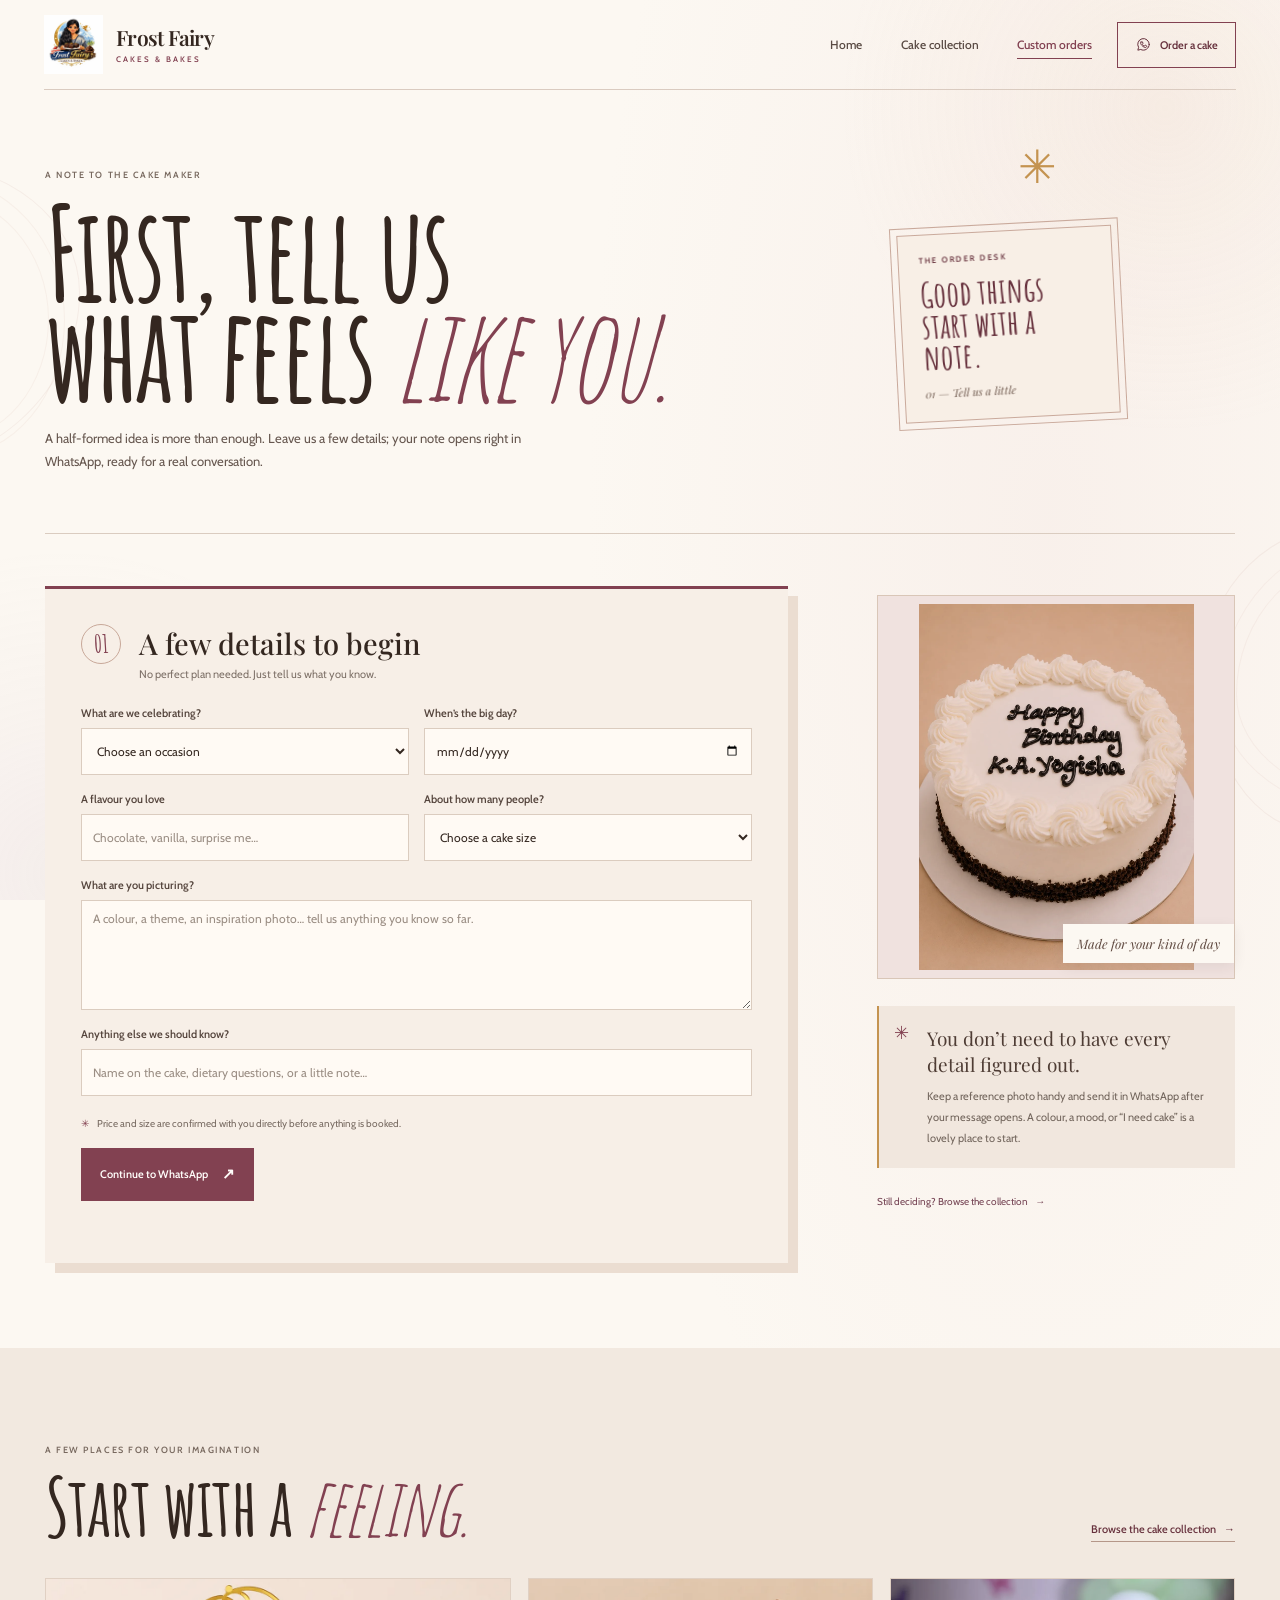
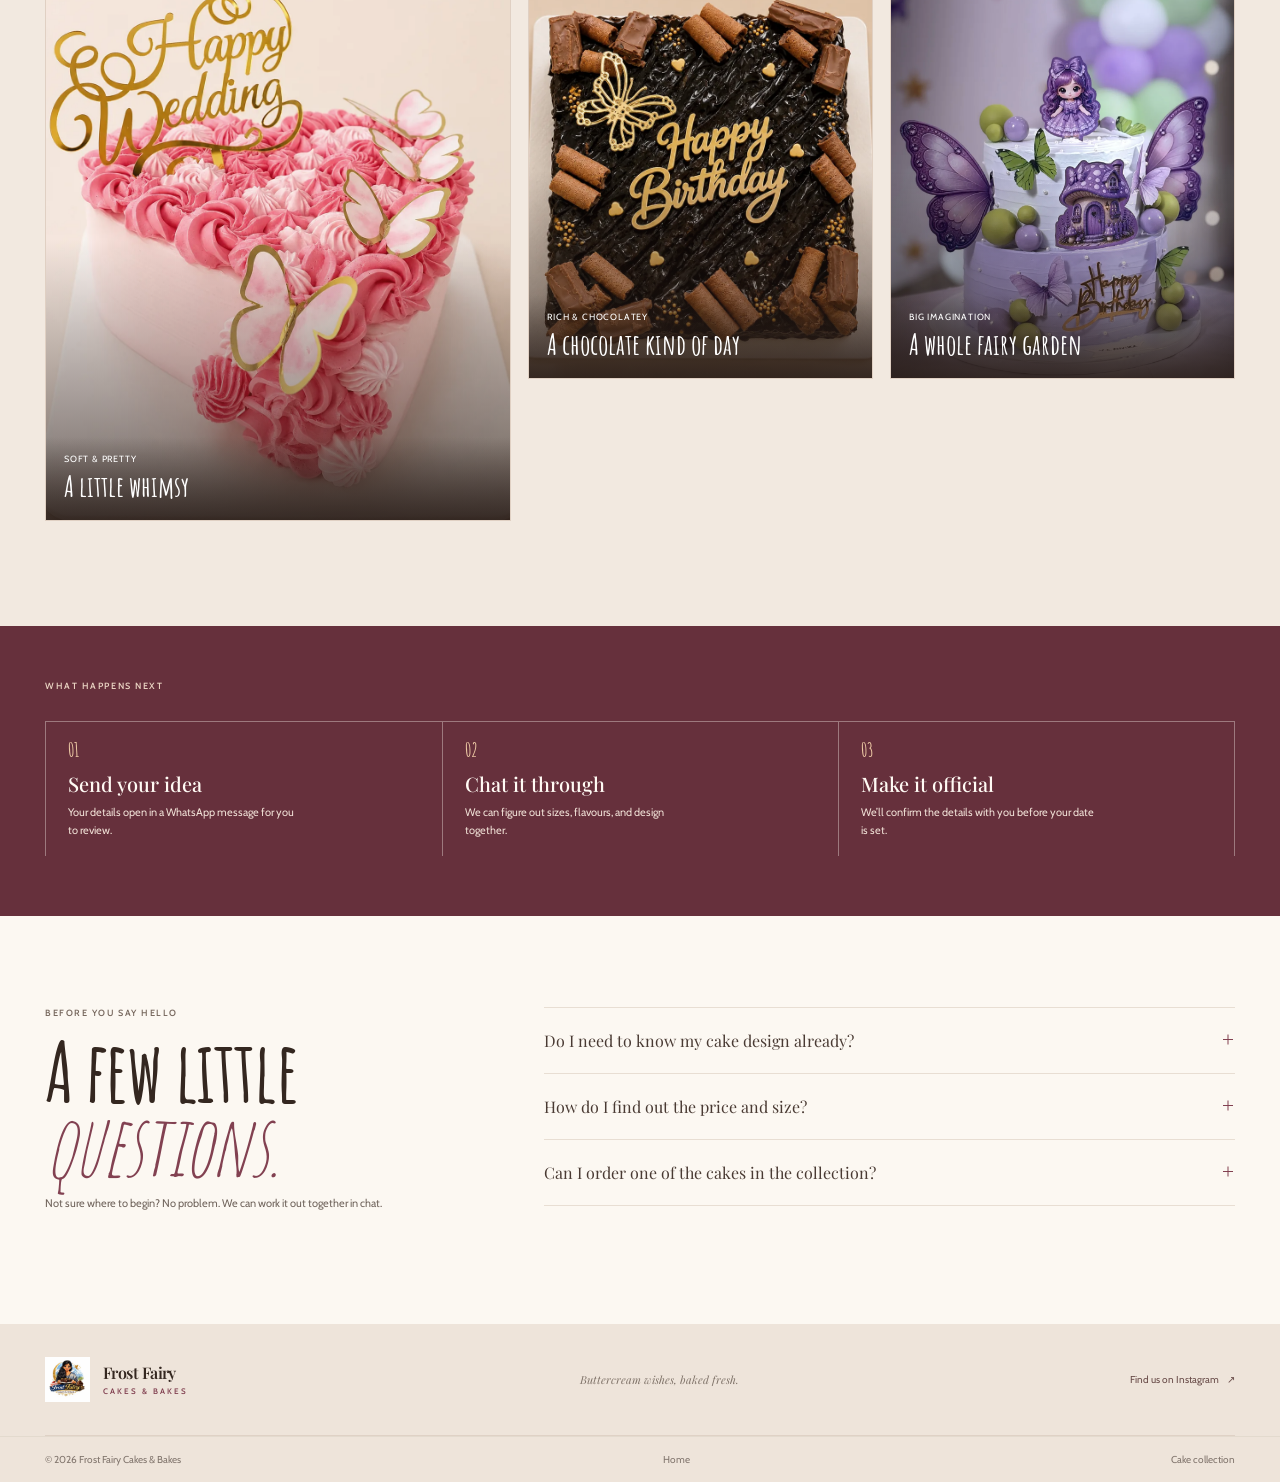
<file: order.html>
<!doctype html>
<html lang="en">
  <head>
    <meta charset="UTF-8" />
    <meta name="viewport" content="width=device-width, initial-scale=1" />
    <meta name="description" content="Tell Frost Fairy about your cake idea and send your custom cake enquiry straight to WhatsApp." />
    <meta name="theme-color" content="#fcf8f2" />
    <title>Make It Yours — Custom Cake Orders | Frost Fairy</title>
    <link rel="icon" href="images/logo.jpg" type="image/jpeg" />
    <link rel="preconnect" href="https://fonts.googleapis.com" />
    <link rel="preconnect" href="https://fonts.gstatic.com" crossorigin />
    <link href="https://fonts.googleapis.com/css2?family=Amatic+SC:wght@400;700&family=Cabin:wght@400;500;600;700&family=Playfair+Display:ital,wght@0,500;0,600;1,500;1,600&display=swap" rel="stylesheet" />
    <link rel="stylesheet" href="design-tokens.css" />
    <link rel="stylesheet" href="styles.css" />
    <link rel="stylesheet" href="editorial.css" />
    <script src="script.js" defer></script>
  </head>
  <body class="order-page-body">
    <a class="skip-link" href="#main">Skip to content</a>
    <div class="page-ambience" aria-hidden="true"><span></span><span></span><span></span></div>
    <header class="site-header">
      <a class="brand" href="index.html" aria-label="Frost Fairy Cakes and Bakes home"><img src="images/logo.jpg" alt="" class="brand-logo" /><span class="brand-name">Frost Fairy <small>Cakes &amp; Bakes</small></span></a>
      <nav class="main-nav" aria-label="Main navigation"><a href="index.html">Home</a><a href="cakes.html">Cake collection</a><a class="active" aria-current="page" href="order.html">Custom orders</a></nav>
      <a class="nav-order" href="https://wa.me/919080261893?text=Hi%20Frost%20Fairy!%20I%27d%20like%20to%20ask%20about%20ordering%20a%20cake." target="_blank" rel="noopener noreferrer"><svg viewBox="0 0 24 24" aria-hidden="true"><path d="M20.1 11.9a8.1 8.1 0 0 1-12 7.1L4 20l1.1-4a8.1 8.1 0 1 1 15-4.1Z" /><path d="M9 8.5c.3-.6.7-.5 1-.5.2 0 .4 0 .5.4l.7 1.6c.1.3.1.5-.1.7l-.5.6c-.2.2-.3.4-.1.7.5.9 1.2 1.6 2.1 2.1.3.2.5.1.7-.1l.7-.8c.2-.2.4-.3.7-.2l1.6.8c.3.2.4.3.4.5-.1.5-.4 1.2-.9 1.5-.5.4-1.1.8-1.8.3-1-.3-2.1-.8-3.2-1.7-1.6-1.4-2.6-3-2.8-4-.2-.7-.1-1.4.2-1.9Z" /></svg><span>Order a cake</span></a>
    </header>
    <main id="main">
      <section class="order-page-intro section-shell">
        <p class="eyebrow"><span class="eyebrow-rule"></span> A note to the cake maker</p>
        <h1>First, tell us<br />what feels <em>like you.</em></h1>
        <p>A half-formed idea is more than enough. Leave us a few details; your note opens right in WhatsApp, ready for a real conversation.</p>
        <span class="order-intro-flourish" aria-hidden="true">✳</span>
        <aside class="order-intro-note"><span>THE ORDER DESK</span><strong>Good things<br />start with a note.</strong><span>01 — Tell us a little</span></aside>
      </section>

      <section class="order-layout section-shell">
        <form class="order-form" id="cake-order-form">
          <div class="form-heading"><span>01</span><div><h2>A few details to begin</h2><p>No perfect plan needed. Just tell us what you know.</p></div></div>
          <div class="form-grid">
            <label class="form-field">What are we celebrating?<select name="occasion" required><option value="" selected disabled>Choose an occasion</option><option>Birthday</option><option>Anniversary</option><option>Wedding</option><option>Baby shower</option><option>Just because</option><option>Something else</option></select></label>
            <label class="form-field">When’s the big day?<input name="date" type="date" required /></label>
            <label class="form-field">A flavour you love<input name="flavour" type="text" placeholder="Chocolate, vanilla, surprise me…" /></label>
            <label class="form-field">About how many people?<select name="size"><option value="" selected>Choose a cake size</option><option>Small celebration</option><option>Gathering of friends and family</option><option>A big get-together</option><option>Help me choose</option></select></label>
            <label class="form-field form-field-wide">What are you picturing?<textarea name="design" rows="4" placeholder="A colour, a theme, an inspiration photo… tell us anything you know so far."></textarea></label>
            <label class="form-field form-field-wide">Anything else we should know?<input name="extra" type="text" placeholder="Name on the cake, dietary questions, or a little note…" /></label>
          </div>
          <p class="form-hint"><span aria-hidden="true">✳</span> Price and size are confirmed with you directly before anything is booked.</p>
          <button class="button button-berry form-submit" type="submit">Continue to WhatsApp <span aria-hidden="true">↗</span></button>
          <p class="form-feedback" id="form-feedback" aria-live="polite"></p>
        </form>

        <aside class="order-aside">
          <div class="aside-photo"><img src="images/68121.webp" alt="Butterfly cake made for a birthday celebration" loading="lazy" /><span>Made for your kind of day</span></div>
          <div class="aside-note"><span class="aside-note-mark" aria-hidden="true">✳</span><p>You don’t need to have every detail figured out.</p><span>Keep a reference photo handy and send it in WhatsApp after your message opens. A colour, a mood, or “I need cake” is a lovely place to start.</span></div>
          <a class="aside-back-link" href="cakes.html">Still deciding? Browse the collection <span aria-hidden="true">→</span></a>
        </aside>
      </section>

      <section class="inspiration-section">
        <div class="section-shell">
          <div class="section-heading inspiration-heading">
            <div>
              <p class="eyebrow"><span class="eyebrow-rule"></span> A few places for your imagination</p>
              <h2>Start with a <em>feeling.</em></h2>
            </div>
            <a class="underlined-link" href="cakes.html">Browse the cake collection <span aria-hidden="true">→</span></a>
          </div>
          <div class="inspiration-grid">
            <a class="inspiration-card" href="cakes.html"><img src="images/92626.webp" alt="Pink piped cake with butterfly decorations" loading="lazy" /><span><small>Soft &amp; pretty</small><strong>A little whimsy</strong></span></a>
            <a class="inspiration-card" href="cakes.html"><img src="images/66871.webp" alt="Rich chocolate celebration cake with piped detail" loading="lazy" /><span><small>Rich &amp; chocolatey</small><strong>A chocolate kind of day</strong></span></a>
            <a class="inspiration-card" href="cakes.html"><img src="images/IMG_7215.webp" alt="Lilac fairy cake decorated with butterflies and a tiny fairy house" loading="lazy" /><span><small>Big imagination</small><strong>A whole fairy garden</strong></span></a>
          </div>
        </div>
      </section>

      <section class="order-steps">
        <div class="section-shell"><p class="eyebrow"><span class="eyebrow-rule"></span> What happens next</p><div class="step-grid">
          <article><span>01</span><h2>Send your idea</h2><p>Your details open in a WhatsApp message for you to review.</p></article>
          <article><span>02</span><h2>Chat it through</h2><p>We can figure out sizes, flavours, and design together.</p></article>
          <article><span>03</span><h2>Make it official</h2><p>We’ll confirm the details with you before your date is set.</p></article>
        </div></div>
      </section>
      <section class="order-faq section-shell" aria-labelledby="questions-title">
        <div>
          <p class="eyebrow"><span class="eyebrow-rule"></span> Before you say hello</p>
          <h2 id="questions-title">A few little <em>questions.</em></h2>
          <p>Not sure where to begin? No problem. We can work it out together in chat.</p>
        </div>
        <div class="faq-list">
          <details>
            <summary>Do I need to know my cake design already?<span aria-hidden="true"></span></summary>
            <p>Not at all. Tell us the occasion or share a reference, a colour, a theme, or even a rough idea. We’ll talk it through.</p>
          </details>
          <details>
            <summary>How do I find out the price and size?<span aria-hidden="true"></span></summary>
            <p>Send your enquiry and ask us about the sizes and price for your idea. We’ll confirm those details with you directly before anything is booked.</p>
          </details>
          <details>
            <summary>Can I order one of the cakes in the collection?<span aria-hidden="true"></span></summary>
            <p>Yes — choose “Ask for details” on any cake card. That opens a WhatsApp message with that cake’s name already included.</p>
          </details>
        </div>
      </section>
    </main>
    <footer class="site-footer"><div class="footer-main section-shell"><a class="brand footer-brand" href="index.html" aria-label="Frost Fairy Cakes and Bakes home"><img src="images/logo.jpg" alt="" class="brand-logo" loading="lazy" /><span class="brand-name">Frost Fairy <small>Cakes &amp; Bakes</small></span></a><p>Buttercream wishes, baked fresh.</p><a class="footer-instagram" href="https://www.instagram.com/frost_fairy7/" target="_blank" rel="noopener noreferrer">Find us on Instagram <span aria-hidden="true">↗</span></a></div><div class="footer-bottom"><span>© 2026 Frost Fairy Cakes &amp; Bakes</span><a href="index.html">Home</a><a href="cakes.html">Cake collection</a></div></footer>
    <a class="mobile-order" href="https://wa.me/919080261893?text=Hi%20Frost%20Fairy!%20I%27d%20like%20to%20ask%20about%20ordering%20a%20cake." target="_blank" rel="noopener noreferrer">Order on WhatsApp</a>
  </body>
</html>
</file>
<file: design-tokens.css>
:root {
  /* Primitive brand colors */
  --ff-cream-50: #fcf8f2;
  --ff-cream-100: #f3eadf;
  --ff-cream-200: #e6d9cd;
  --ff-rose-100: #f0e2df;
  --ff-rose-200: #edd7d4;
  --ff-berry-700: #824151;
  --ff-berry-800: #66303c;
  --ff-ink-900: #342720;
  --ff-muted-700: #71635b;
  --ff-gold-500: #c49350;
  --ff-line-200: #e8ded3;
  --ff-white-warm: #fffaf4;

  /* Semantic colors */
  --color-page: var(--ff-cream-50);
  --color-surface: var(--ff-white-warm);
  --color-surface-muted: var(--ff-cream-100);
  --color-text: var(--ff-ink-900);
  --color-text-muted: var(--ff-muted-700);
  --color-brand: var(--ff-berry-700);
  --color-brand-strong: var(--ff-berry-800);
  --color-brand-soft: var(--ff-rose-100);
  --color-brand-highlight: var(--ff-rose-200);
  --color-brand-on-strong: var(--ff-white-warm);
  --color-accent: var(--ff-gold-500);
  --color-border: var(--ff-line-200);

  /* Typography and spacing */
  --font-display: "Amatic SC", "Playfair Display", Georgia, serif;
  --font-body: "Cabin", Arial, sans-serif;
  --space-1: 0.25rem;
  --space-2: 0.5rem;
  --space-3: 0.75rem;
  --space-4: 1rem;
  --space-6: 1.5rem;
  --space-8: 2rem;
  --space-12: 3rem;
  --space-16: 4rem;
  --radius-square: 0;
  --radius-circle: 50%;
  --focus-ring: 2px solid var(--color-brand);
  --ease-out: cubic-bezier(0.23, 1, 0.32, 1);
  --ease-in-out: cubic-bezier(0.77, 0, 0.175, 1);

  /* Component tokens */
  --button-primary-bg: var(--color-brand);
  --button-primary-hover-bg: var(--color-brand-strong);
  --button-primary-fg: var(--color-brand-on-strong);
  --button-min-height: 3rem;
  --input-bg: var(--color-surface);
  --input-border: #dbccbf;
  --cake-image-surface: #f1e7de;
  --section-spacing: clamp(4rem, 8vw, 7rem);
}
</file>
<file: styles.css>
:root {
  color-scheme: light;
  --paper: var(--color-page);
  --cream: var(--color-surface-muted);
  --ink: var(--color-text);
  --muted: var(--color-text-muted);
  --berry: var(--color-brand);
  --berry-dark: var(--color-brand-strong);
  --rose: var(--color-brand-highlight);
  --gold: var(--color-accent);
  --line: var(--color-border);
  --serif: "Playfair Display", Georgia, serif;
  --sans: var(--font-body);
}

* { box-sizing: border-box; }

html {
  scroll-behavior: smooth;
  scroll-padding-top: 85px;
}

body {
  position: relative;
  margin: 0;
  overflow-x: hidden;
  background: var(--paper);
  color: var(--ink);
  font-family: var(--sans);
  -webkit-font-smoothing: antialiased;
}

img { display: block; max-width: 100%; }
a { color: inherit; }
a:focus-visible, button:focus-visible, input:focus-visible, select:focus-visible, textarea:focus-visible {
  outline: var(--focus-ring);
  outline-offset: 4px;
}
::selection { background: var(--rose); color: var(--ink); }

.page-ambience {
  position: fixed;
  z-index: 0;
  inset: 0;
  overflow: hidden;
  pointer-events: none;
}

.page-ambience span {
  position: absolute;
  width: 310px;
  height: 310px;
  border: 1px solid rgb(187 140 130 / 10%);
  border-radius: 48% 52% 64% 36% / 47% 42% 58% 53%;
  animation: frosting-drift 29s ease-in-out infinite alternate;
}

.page-ambience span::before,
.page-ambience span::after {
  position: absolute;
  inset: 14px;
  border: 1px solid rgb(187 140 130 / 8%);
  border-radius: 54% 46% 41% 59% / 57% 51% 49% 43%;
  content: "";
}

.page-ambience span::after { inset: 30px; }
.page-ambience span:nth-child(1) { top: 18%; left: -230px; }
.page-ambience span:nth-child(2) { top: 58%; right: -235px; animation-delay: -12s; animation-duration: 36s; }
.page-ambience span:nth-child(3) { top: 92%; left: 28%; width: 220px; height: 220px; animation-delay: -20s; animation-duration: 40s; }

@keyframes frosting-drift {
  from { transform: translate3d(0, -18px, 0) rotate(-17deg); }
  to { transform: translate3d(28px, 32px, 0) rotate(18deg); }
}

.site-header, main, .site-footer { position: relative; z-index: 1; }
.section-shell, .site-header { width: min(1190px, calc(100% - 88px)); margin-inline: auto; }

.skip-link {
  position: absolute;
  z-index: 20;
  top: 10px;
  left: 10px;
  padding: 12px 16px;
  transform: translateY(-160%);
  background: white;
  color: var(--ink);
}
.skip-link:focus { transform: translateY(0); }

.site-header {
  min-height: 88px;
  display: flex;
  align-items: center;
  justify-content: space-between;
  gap: 25px;
  border-bottom: 1px solid var(--line);
}

.brand { display: inline-flex; align-items: center; gap: 11px; text-decoration: none; flex: 0 0 auto; }
.brand-logo {
  width: 54px;
  height: 54px;
  border: 1px solid #e8ddd0;
  border-radius: 50%;
  background: #fff;
  object-fit: cover;
}
.brand-name { display: flex; flex-direction: column; font-family: var(--serif); font-size: 19px; font-weight: 600; line-height: 1.08; }
.brand-name small { margin-top: 5px; color: var(--berry); font-family: var(--sans); font-size: 8px; font-weight: 600; letter-spacing: 1.55px; text-transform: uppercase; }

.main-nav { display: flex; align-items: center; gap: clamp(20px, 3.2vw, 43px); margin-left: auto; }
.main-nav a {
  position: relative;
  padding-block: 10px;
  color: #665a52;
  font-size: 11px;
  font-weight: 500;
  text-decoration: none;
  transition: color 180ms ease;
}
.main-nav a::after {
  position: absolute;
  right: 0;
  bottom: 3px;
  left: 0;
  height: 1px;
  transform: scaleX(0);
  transform-origin: left;
  background: var(--berry);
  content: "";
  transition: transform 180ms ease;
}
.main-nav a:hover, .main-nav a.active { color: var(--berry); }
.main-nav a.active::after, .main-nav a:focus-visible::after { transform: scaleX(1); }

.nav-order {
  min-height: 43px;
  display: inline-flex;
  align-items: center;
  justify-content: center;
  gap: 8px;
  flex: 0 0 auto;
  padding: 0 14px;
  background: var(--berry);
  color: white;
  font-size: 10px;
  font-weight: 600;
  text-decoration: none;
  transition: background 180ms ease;
}
.nav-order:hover { background: var(--berry-dark); }
.nav-order svg { width: 17px; height: 17px; fill: none; stroke: currentColor; stroke-linecap: round; stroke-linejoin: round; stroke-width: 1.4; }

.eyebrow { display: flex; align-items: center; gap: 10px; margin: 0; color: #77685e; font-size: 9px; font-weight: 600; letter-spacing: 1.55px; text-transform: uppercase; }
.eyebrow-rule { width: 24px; height: 1px; display: inline-block; flex: 0 0 auto; background: #ad7d73; }
h1, h2, h3, p { margin-top: 0; }

.hero {
  width: min(1340px, calc(100% - 88px));
  min-height: 585px;
  display: grid;
  grid-template-columns: 0.94fr 1.06fr;
  align-items: center;
  gap: 42px;
  margin-inline: auto;
  padding: 48px 27px 55px;
}
.hero-copy { position: relative; z-index: 1; padding-left: 4%; }
.hero h1 {
  margin: 26px 0 20px;
  font-family: var(--serif);
  font-size: clamp(54px, 6.1vw, 81px);
  font-weight: 500;
  letter-spacing: -3.4px;
  line-height: 1.05;
}
.hero h1 em, .section-heading h2 em, .note-inner h2 em, .page-intro h1 em, .order-page-intro h1 em { color: var(--berry); font-weight: 500; }
.hero-description { max-width: 390px; margin-bottom: 27px; color: #6b5f57; font-size: 13px; line-height: 1.9; }
.hero-actions { display: flex; align-items: center; gap: 21px; }
.button {
  min-height: 48px;
  display: inline-flex;
  align-items: center;
  justify-content: center;
  gap: 14px;
  padding: 0 19px;
  font-size: 10px;
  font-weight: 600;
  text-decoration: none;
  transition: transform 180ms var(--ease-out), background 180ms ease;
}
.button-berry { background: var(--berry); color: #fffdfa; }
.button-berry:hover { background: var(--berry-dark); }
.button-light { background: #fff6ea; color: #573943; }
.button-light:hover { background: white; }
.button > span { font-size: 15px; }
.hero-secondary { color: #624f48; font-size: 10px; text-decoration-color: #b7a39a; text-underline-offset: 4px; }
.hero-secondary:hover { color: var(--berry); }
.hero-handnote { margin-top: 47px; color: #786b62; font-family: var(--serif); font-size: 12px; font-style: italic; }
.hero-handnote span { margin-right: 7px; color: var(--berry); font-family: var(--sans); font-style: normal; }

.hero-art { position: relative; min-width: 0; height: 465px; display: grid; place-items: center; }
.hero-cake-image {
  position: relative;
  width: min(100%, 460px);
  height: 100%;
  overflow: hidden;
  background: var(--rose);
  border-radius: 48% 48% 3px 3px;
}
.hero-cake-image::after { position: absolute; inset: 0; border: 1px solid rgb(132 65 81 / 10%); border-radius: inherit; content: ""; pointer-events: none; }
.hero-cake-image img { width: 100%; height: 100%; object-fit: cover; object-position: center 47%; mix-blend-mode: multiply; animation: cake-arrive 1s both; }
@keyframes cake-arrive { from { opacity: 0; transform: scale(1.035); } to { opacity: 1; transform: scale(1); } }
.cake-image-label { position: absolute; z-index: 1; right: 0; bottom: 15px; display: grid; gap: 4px; padding: 11px 16px; background: var(--paper); color: #49362f; }
.cake-image-label span:first-child { font-family: var(--serif); font-size: 13px; font-style: italic; }
.cake-image-label span:last-child { color: #887a70; font-size: 8px; letter-spacing: 0.8px; text-transform: uppercase; }
.floating-sparkle { position: absolute; z-index: 1; color: var(--berry); animation: sparkle-float 5s ease-in-out infinite alternate; }
.sparkle-one { top: 4px; right: 19px; font-size: 30px; }
.sparkle-two { bottom: 80px; left: 0; color: var(--gold); font-size: 17px; animation-delay: -2s; }
@keyframes sparkle-float { from { transform: translateY(0) rotate(-8deg); } to { transform: translateY(-12px) rotate(12deg); } }
.cake-doodle {
  position: absolute;
  bottom: -6px;
  left: -25px;
  width: 87px;
  height: 87px;
  display: grid;
  place-content: center;
  border: 1px solid #c7a38f;
  border-radius: 50%;
  background: #f5ebdc;
  color: var(--berry);
  font-family: var(--serif);
  font-size: 13px;
  font-style: italic;
  line-height: 1.15;
  text-align: center;
  transform: rotate(-9deg);
}

.ticker { overflow: hidden; border-block: 1px solid var(--line); background: #f6f0e8; }
.ticker-track {
  width: max-content;
  min-height: 48px;
  display: flex;
  align-items: center;
  gap: 27px;
  animation: ticker-scroll 38s linear infinite;
}
.ticker-track span { color: #58463c; font-family: var(--serif); font-size: 12px; font-style: italic; }
.ticker-track i { color: var(--berry); font-size: 12px; font-style: normal; }
@keyframes ticker-scroll { to { transform: translateX(-50%); } }

.featured-section { padding-block: 83px 96px; }
.section-heading { display: flex; align-items: end; justify-content: space-between; gap: 20px; margin-bottom: 30px; }
.section-heading h2 { margin: 15px 0 0; font-family: var(--serif); font-size: clamp(36px, 4.7vw, 55px); font-weight: 500; letter-spacing: -1.7px; line-height: 1.15; }
.underlined-link { display: inline-flex; align-items: center; gap: 8px; padding-bottom: 5px; border-bottom: 1px solid #bd9e91; color: #68484a; font-size: 10px; font-weight: 500; text-decoration: none; white-space: nowrap; }
.underlined-link:hover { border-color: var(--berry); color: var(--berry); }
.featured-grid { display: grid; grid-template-columns: 1.05fr 0.9fr 0.9fr; align-items: start; gap: 17px; }
.feature-card { position: relative; min-width: 0; display: block; overflow: hidden; background: var(--cream); color: white; text-decoration: none; }
.feature-card::after { position: absolute; inset: 42% 0 0; background: linear-gradient(transparent, rgb(41 29 24 / 65%)); content: ""; }
.feature-card img { width: 100%; height: 100%; object-fit: cover; transition: transform 220ms var(--ease-out); }
.feature-card-large { aspect-ratio: 0.84; }
.feature-card-mid { aspect-ratio: 0.9; margin-top: 44px; }
.feature-card-small { aspect-ratio: 0.91; margin-top: 9px; }
.feature-caption { position: absolute; z-index: 1; right: 14px; bottom: 19px; left: 17px; display: grid; gap: 4px; }
.feature-caption small { font-size: 8px; letter-spacing: 1px; text-transform: uppercase; }
.feature-caption strong { font-family: var(--serif); font-size: 21px; font-weight: 500; }
.feature-number { position: absolute; z-index: 1; top: 12px; right: 13px; color: white; font-family: var(--serif); font-size: 12px; font-style: italic; }

.note-section { position: relative; overflow: hidden; background: #f0e6dc; }
.note-inner { position: relative; padding-block: 75px 80px; text-align: center; }
.note-inner .eyebrow { justify-content: center; }
.note-inner h2 { margin: 20px 0 14px; font-family: var(--serif); font-size: clamp(39px, 5vw, 58px); font-weight: 500; letter-spacing: -1.8px; line-height: 1.16; }
.note-inner > p:not(.eyebrow) { max-width: 460px; margin: 0 auto 23px; color: #6d5f55; font-size: 12px; line-height: 1.8; }
.note-asterisk { position: absolute; top: 35px; right: 8%; color: #b18b80; font-size: 25px; animation: sparkle-float 6s ease-in-out infinite alternate; }

.page-intro, .order-page-intro { position: relative; padding-block: 73px 58px; }
.page-intro h1, .order-page-intro h1 { margin: 20px 0 13px; font-family: var(--serif); font-size: clamp(52px, 7vw, 78px); font-weight: 500; letter-spacing: -3px; line-height: 1.03; }
.page-intro > p:last-of-type, .order-page-intro > p:last-of-type { max-width: 470px; margin-bottom: 0; color: #6d6057; font-size: 12px; line-height: 1.8; }
.intro-decor { position: absolute; right: 9%; bottom: 37px; color: #b18b80; font-size: 42px; animation: sparkle-float 6s ease-in-out infinite alternate; }

.menu-section { padding-bottom: 82px; }
.filter-row { min-height: 64px; display: flex; align-items: center; justify-content: space-between; gap: 15px; border-block: 1px solid var(--line); }
.filter-controls { display: flex; flex-wrap: wrap; gap: 8px; }
.filter-button { min-height: 34px; padding: 0 13px; border: 1px solid transparent; background: transparent; color: #6f6159; cursor: pointer; font: 500 10px var(--sans); transition: color 160ms ease, background 160ms ease, border-color 160ms ease; }
.filter-button:hover { border-color: #d3b6a9; color: var(--berry); }
.filter-button.is-active { background: var(--berry); color: white; }
.menu-count { color: #8d7f75; font-size: 9px; white-space: nowrap; }
.menu-grid { padding-top: 27px; }
.menu-grid .cake-card[hidden] { display: none; }
.cake-grid { display: grid; grid-template-columns: repeat(3, minmax(0, 1fr)); column-gap: 22px; row-gap: 39px; }
.cake-card { min-width: 0; }
.cake-card-offset { margin-top: 24px; }
.menu-grid .cake-card-offset { margin-top: 0; }
.cake-photo { position: relative; display: block; overflow: hidden; aspect-ratio: 0.86; background: #f1e6db; }
.cake-photo::after { position: absolute; inset: 60% 0 0; background: linear-gradient(transparent, rgb(41 29 24 / 52%)); content: ""; opacity: 0; transition: opacity 180ms var(--ease-out); }
.cake-photo img { width: 100%; height: 100%; object-fit: cover; transition: transform 220ms var(--ease-out); }
.cake-photo:focus-visible::after { opacity: 1; }
.cake-order-hint { position: absolute; z-index: 1; right: 13px; bottom: 13px; left: 14px; display: flex; align-items: center; justify-content: space-between; color: white; font-size: 10px; opacity: 0; transition: opacity 180ms var(--ease-out); }
.cake-photo:focus-visible .cake-order-hint { opacity: 1; }
.cake-order-hint > span { font-size: 15px; }
.cake-card-info { display: flex; justify-content: space-between; gap: 10px; margin-top: 13px; }
.cake-type { color: #846c60; font-size: 8px; font-weight: 600; letter-spacing: 1px; }
.cake-card h2 { margin: 6px 0 0; font-family: var(--serif); font-size: 20px; font-weight: 500; line-height: 1.25; }
.cake-number { padding-top: 2px; color: #9c8b7f; font-family: var(--serif); font-size: 13px; font-style: italic; }
.cake-text-order { display: inline-flex; align-items: center; gap: 7px; margin-top: 8px; color: #754454; font-size: 10px; font-weight: 600; text-decoration: none; }
.cake-text-order:hover { color: #421e29; }
.cake-text-order span { font-size: 14px; transition: transform 180ms var(--ease-out); }
.menu-note { margin: 29px 0 0; color: #786b62; font-size: 10px; font-style: italic; line-height: 1.7; }
.menu-cta { min-height: 116px; display: flex; align-items: center; justify-content: center; gap: 24px; padding: 20px; background: #783e47; color: white; }
.menu-cta p { margin: 0; font-family: var(--serif); font-size: 18px; font-style: italic; }

.order-page-intro { padding-bottom: 39px; }
.order-intro-flourish { position: absolute; right: 12%; bottom: 46px; color: #b18b80; font-size: 36px; animation: sparkle-float 6s ease-in-out infinite alternate; }
.order-layout { display: grid; grid-template-columns: minmax(0, 1.4fr) minmax(260px, 0.65fr); align-items: start; gap: clamp(35px, 7vw, 89px); padding-bottom: 85px; }
.order-form { padding: 28px 30px 31px; border: 1px solid var(--line); background: #fffdf9; box-shadow: 0 12px 40px rgb(75 52 38 / 4%); }
.form-heading { display: flex; align-items: flex-start; gap: 15px; margin-bottom: 25px; }
.form-heading > span { padding-top: 4px; color: var(--berry); font-family: var(--serif); font-size: 13px; font-style: italic; }
.form-heading h2 { margin: 0 0 5px; font-family: var(--serif); font-size: 25px; font-weight: 500; }
.form-heading p { margin: 0; color: #7d7067; font-size: 10px; }
.form-grid { display: grid; grid-template-columns: repeat(2, minmax(0, 1fr)); gap: 17px 15px; }
.form-field { min-width: 0; display: grid; gap: 7px; color: #5e4d44; font-size: 10px; font-weight: 600; }
.form-field-wide { grid-column: 1 / -1; }
.form-field input, .form-field select, .form-field textarea {
  width: 100%;
  min-width: 0;
  min-height: 43px;
  padding: 10px 11px;
  border: 1px solid #e5dace;
  border-radius: 0;
  background: #fdfaf6;
  color: var(--ink);
  font: 400 11px var(--sans);
}
.form-field textarea { min-height: 99px; resize: vertical; line-height: 1.55; }
.form-field input::placeholder, .form-field textarea::placeholder { color: #9a8d83; }
.form-hint { display: flex; align-items: flex-start; gap: 8px; margin: 20px 0 16px; color: #786b62; font-size: 9px; line-height: 1.6; }
.form-hint span { color: var(--berry); }
.form-submit { border: 0; cursor: pointer; font-family: var(--sans); }
.form-feedback { min-height: 15px; margin: 11px 0 0; color: #8b3845; font-size: 10px; }
.order-aside { padding-top: 9px; }
.aside-photo { position: relative; aspect-ratio: 0.93; background: var(--rose); }
.aside-photo img { width: 100%; height: 100%; object-fit: cover; }
.aside-photo > span { position: absolute; right: 0; bottom: 13px; padding: 10px 12px; background: var(--paper); color: #614b42; font-family: var(--serif); font-size: 11px; font-style: italic; }
.aside-note { position: relative; margin-top: 22px; padding: 17px 16px 16px 44px; background: #f2e9df; }
.aside-note-mark { position: absolute; top: 16px; left: 15px; color: var(--berry); font-size: 18px; }
.aside-note p { margin: 0 0 7px; color: #4f3d35; font-family: var(--serif); font-size: 16px; line-height: 1.35; }
.aside-note > span:last-child { color: #71645b; font-size: 10px; line-height: 1.7; }
.aside-back-link { display: inline-flex; gap: 7px; margin-top: 16px; color: #754454; font-size: 9px; text-decoration: none; }
.aside-back-link:hover { text-decoration: underline; text-underline-offset: 3px; }
.order-steps { padding-block: 38px 44px; background: #f2ebe1; }
.step-grid { display: grid; grid-template-columns: repeat(3, minmax(0, 1fr)); gap: 24px; margin-top: 22px; }
.step-grid article { padding-top: 13px; border-top: 1px solid #d6c6b8; }
.step-grid article > span { color: var(--berry); font-size: 9px; font-weight: 600; }
.step-grid h2 { margin: 8px 0 6px; font-family: var(--serif); font-size: 17px; font-weight: 500; }
.step-grid p { max-width: 235px; margin: 0; color: #75685f; font-size: 10px; line-height: 1.65; }

.site-footer { background: #f2ebe1; }
.footer-main { min-height: 91px; display: flex; align-items: center; justify-content: space-between; gap: 20px; }
.footer-brand .brand-logo { width: 45px; height: 45px; }
.footer-brand .brand-name { font-size: 16px; }
.footer-main > p { margin: 0; color: #80746a; font-family: var(--serif); font-size: 11px; font-style: italic; }
.footer-instagram { display: inline-flex; align-items: center; gap: 8px; color: #684b48; font-size: 10px; text-decoration: none; }
.footer-instagram:hover { color: var(--berry); }
.footer-bottom { min-height: 40px; display: flex; align-items: center; justify-content: space-between; gap: 15px; padding-inline: max(44px, calc((100% - 1190px) / 2)); border-top: 1px solid #e3dace; color: #81756d; font-size: 9px; }
.footer-bottom a { text-decoration: none; }
.footer-bottom a:hover { color: var(--berry); }
.mobile-order { display: none; }

@media (min-width: 1500px) {
  .hero { min-height: 635px; }
}

@media (max-width: 900px) {
  .section-shell, .site-header { width: calc(100% - 56px); }
  .site-header { min-height: 78px; gap: 16px; }
  .brand { gap: 8px; }
  .brand-logo { width: 47px; height: 47px; }
  .brand-name { font-size: 17px; }
  .main-nav { gap: 15px; }
  .main-nav a { font-size: 9px; }
  .nav-order { min-height: 39px; gap: 5px; padding-inline: 9px; font-size: 9px; }
  .hero { width: calc(100% - 40px); min-height: 525px; gap: 17px; padding-inline: 10px; }
  .hero h1 { font-size: clamp(49px, 7vw, 68px); }
  .hero-visual { height: 395px; }
  .cake-doodle { left: -12px; width: 73px; height: 73px; font-size: 11px; }
  .featured-section { padding-block: 70px 78px; }
  .featured-grid { gap: 12px; }
  .feature-card-mid { margin-top: 30px; }
  .feature-caption { left: 12px; }
  .feature-caption strong { font-size: 17px; }
  .cake-grid { gap: 34px 15px; }
  .cake-card h2 { font-size: 17px; }
  .order-layout { grid-template-columns: minmax(0, 1.3fr) minmax(215px, 0.7fr); gap: 28px; }
  .order-form { padding-inline: 22px; }
}

@media (max-width: 620px) {
  html { scroll-padding-top: 72px; }
  body { padding-bottom: 66px; }
  .section-shell, .site-header { width: calc(100% - 36px); }
  .site-header { min-height: 70px; flex-wrap: wrap; justify-content: space-between; gap: 0 8px; padding-block: 8px 0; border-bottom: 0; }
  .brand-logo { width: 40px; height: 40px; }
  .brand-name { font-size: 15px; }
  .brand-name small { margin-top: 4px; font-size: 7px; letter-spacing: 1.1px; }
  .nav-order { min-height: 36px; padding-inline: 9px; font-size: 8px; }
  .nav-order svg { width: 14px; height: 14px; }
  .main-nav { order: 2; width: 100%; display: grid; grid-template-columns: repeat(3, 1fr); gap: 0; margin: 8px 0 0; border-top: 1px solid var(--line); }
  .main-nav a { padding: 10px 3px 11px; font-size: 9px; text-align: center; }
  .main-nav a::after { right: 16%; bottom: 4px; left: 16%; }
  .hero { width: 100%; min-height: auto; display: flex; flex-direction: column; align-items: stretch; gap: 21px; padding: 43px 23px 42px; }
  .hero-copy { padding-left: 0; }
  .eyebrow { gap: 7px; font-size: 8px; letter-spacing: 1.05px; }
  .hero h1 { margin: 20px 0 13px; font-size: clamp(49px, 13.5vw, 67px); letter-spacing: -2.7px; }
  .hero-description { max-width: 370px; margin-bottom: 19px; font-size: 12px; }
  .hero-actions { gap: 16px; }
  .hero-handnote { margin-top: 24px; font-size: 11px; }
  .hero-art { width: min(100%, 420px); height: min(95vw, 396px); min-height: 298px; align-self: center; }
  .hero-cake-image { width: 100%; }
  .cake-image-label { right: 0; bottom: 11px; padding: 8px 11px; }
  .cake-image-label span:first-child { font-size: 11px; }
  .cake-image-label span:last-child { font-size: 7px; }
  .cake-doodle { bottom: -9px; left: -6px; width: 67px; height: 67px; font-size: 10px; }
  .sparkle-one { top: -3px; right: 8px; font-size: 23px; }
  .sparkle-two { bottom: 42px; left: -4px; font-size: 14px; }
  .ticker-track { min-height: 42px; gap: 19px; animation-duration: 48s; }
  .ticker-track span { font-size: 10px; }
  .featured-section { padding-block: 55px 61px; }
  .section-heading { align-items: flex-start; flex-direction: column; gap: 13px; margin-bottom: 21px; }
  .section-heading h2 { margin-top: 13px; font-size: clamp(34px, 9.5vw, 45px); letter-spacing: -1.3px; }
  .featured-grid { grid-template-columns: 1fr 1fr; gap: 11px; align-items: start; }
  .feature-card-large { grid-row: span 2; aspect-ratio: 0.73; }
  .feature-card-mid, .feature-card-small { aspect-ratio: 0.92; margin-top: 0; }
  .feature-caption { right: 8px; bottom: 10px; left: 9px; gap: 3px; }
  .feature-caption small { font-size: 6px; letter-spacing: 0.6px; }
  .feature-caption strong { font-size: 14px; }
  .feature-number { top: 8px; right: 8px; font-size: 10px; }
  .note-inner { padding-block: 60px 64px; }
  .note-inner h2 { margin-block: 17px 12px; font-size: clamp(36px, 10vw, 47px); letter-spacing: -1.4px; }
  .note-inner > p:not(.eyebrow) { font-size: 11px; }
  .note-asterisk { top: 17px; right: 7%; font-size: 20px; }
  .page-intro, .order-page-intro { padding-block: 49px 35px; }
  .page-intro h1, .order-page-intro h1 { margin-block: 17px 11px; font-size: clamp(49px, 13vw, 66px); letter-spacing: -2.5px; }
  .page-intro > p:last-of-type, .order-page-intro > p:last-of-type { max-width: 365px; font-size: 11px; }
  .intro-decor, .order-intro-flourish { right: 8%; bottom: 24px; font-size: 27px; }
  .menu-section { padding-bottom: 57px; }
  .filter-row { align-items: flex-start; flex-direction: column; justify-content: center; gap: 7px; padding-block: 10px; }
  .filter-controls { width: 100%; gap: 5px; }
  .filter-button { min-height: 31px; padding-inline: 9px; font-size: 8px; }
  .menu-count { font-size: 8px; }
  .menu-grid { padding-top: 20px; }
  .cake-grid { grid-template-columns: repeat(2, minmax(0, 1fr)); gap: 25px 11px; }
  .cake-card-offset { margin-top: 14px; }
  .menu-grid .cake-card-offset { margin-top: 0; }
  .cake-photo { aspect-ratio: 0.77; }
  .cake-order-hint { right: 8px; bottom: 8px; left: 8px; font-size: 8px; }
  .cake-order-hint > span { font-size: 12px; }
  .cake-card-info { margin-top: 9px; }
  .cake-type { font-size: 6px; letter-spacing: 0.6px; }
  .cake-card h2 { margin-top: 4px; font-size: clamp(14px, 4vw, 17px); }
  .cake-number { font-size: 10px; }
  .cake-text-order { gap: 4px; margin-top: 6px; font-size: 8px; }
  .cake-text-order span { font-size: 12px; }
  .menu-note { margin-top: 20px; font-size: 9px; }
  .menu-cta { min-height: 95px; flex-direction: column; gap: 11px; }
  .menu-cta p { font-size: 16px; }
  .menu-cta .button { min-height: 40px; }
  .order-page-intro { padding-bottom: 29px; }
  .order-intro-flourish { bottom: 16px; }
  .order-layout { grid-template-columns: minmax(0, 1fr); gap: 28px; padding-bottom: 55px; }
  .order-form { padding: 20px 15px 19px; }
  .form-heading { gap: 11px; margin-bottom: 20px; }
  .form-heading h2 { font-size: 22px; }
  .form-heading p { font-size: 9px; }
  .form-grid { gap: 14px 10px; }
  .form-field { gap: 6px; font-size: 9px; }
  .form-field input, .form-field select, .form-field textarea { min-height: 41px; padding: 9px 8px; font-size: 10px; }
  .form-field textarea { min-height: 94px; }
  .form-hint { margin-block: 15px 12px; font-size: 8px; }
  .form-submit { width: 100%; }
  .form-feedback { font-size: 9px; }
  .order-aside { display: grid; grid-template-columns: minmax(0, 0.8fr) minmax(0, 1fr); align-items: center; gap: 13px; }
  .aside-photo { grid-row: span 2; aspect-ratio: 0.76; }
  .aside-photo > span { right: 0; bottom: 8px; padding: 7px 8px; font-size: 9px; }
  .aside-note { align-self: end; margin: 0; padding: 13px 10px 12px 32px; }
  .aside-note-mark { top: 12px; left: 10px; font-size: 15px; }
  .aside-note p { font-size: 13px; }
  .aside-note > span:last-child { font-size: 8px; }
  .aside-back-link { align-self: start; margin-top: 0; font-size: 8px; line-height: 1.5; }
  .order-steps { padding-block: 30px; }
  .step-grid { grid-template-columns: 1fr; gap: 15px; margin-top: 17px; }
  .step-grid article { padding-top: 10px; }
  .step-grid h2 { margin-block: 5px; font-size: 15px; }
  .step-grid p { max-width: 330px; font-size: 9px; }
  .footer-main { min-height: 78px; flex-wrap: wrap; gap: 10px; padding-block: 13px; }
  .footer-brand .brand-logo { width: 39px; height: 39px; }
  .footer-brand .brand-name { font-size: 14px; }
  .footer-main > p { display: none; }
  .footer-instagram { font-size: 8px; }
  .footer-bottom { min-height: 37px; justify-content: flex-start; gap: 18px; padding-inline: 18px; font-size: 8px; }
  .footer-bottom a:last-child { margin-left: auto; }
  .mobile-order { position: fixed; z-index: 10; right: 13px; bottom: 10px; left: 13px; min-height: 47px; display: flex; align-items: center; justify-content: center; background: var(--button-primary-bg); box-shadow: 0 4px 16px rgb(52 39 32 / 22%); color: var(--button-primary-fg); font-size: 12px; font-weight: 600; text-decoration: none; transition: background-color 180ms ease; }
  .mobile-order:hover { background: var(--button-primary-hover-bg); }
}

@media (prefers-reduced-motion: reduce) {
  *, *::before, *::after { scroll-behavior: auto !important; }
}

.page-ambience::before,
.page-ambience::after {
  position: absolute;
  width: min(52vw, 700px);
  aspect-ratio: 1;
  border-radius: 50%;
  background: radial-gradient(circle, rgb(232 197 174 / 16%) 0, rgb(232 197 174 / 7%) 34%, transparent 69%);
  content: "";
  animation: buttercream-cloud 26s ease-in-out infinite alternate;
}

.page-ambience::before {
  top: -25%;
  right: -17%;
}

.page-ambience::after {
  bottom: -34%;
  left: -21%;
  background: radial-gradient(circle, rgb(200 176 199 / 15%) 0, rgb(200 176 199 / 6%) 34%, transparent 69%);
  animation-delay: -13s;
  animation-duration: 34s;
}

@keyframes buttercream-cloud {
  from { transform: translate3d(-12px, -10px, 0) scale(.92); }
  to { transform: translate3d(35px, 28px, 0) scale(1.08); }
}

.page-ambience span {
  will-change: transform;
}

.cake-grid {
  align-items: start;
}

.menu-grid .cake-card-offset {
  margin-top: 0;
}

.cake-card {
  display: flex;
  flex-direction: column;
}

.cake-photo {
  width: 100%;
  aspect-ratio: 4 / 5;
  border: 1px solid rgb(104 77 57 / 8%);
  background: #f3ece2;
}

.cake-photo img {
  object-fit: contain;
  mix-blend-mode: multiply;
}

.cake-card-info {
  min-height: 53px;
}

.cake-card-info > div {
  min-width: 0;
}

.cake-card h2 {
  overflow-wrap: anywhere;
}

.cake-text-order {
  align-self: flex-start;
  min-height: 27px;
}

.featured-grid {
  align-items: stretch;
}

.feature-card-large,
.feature-card-mid,
.feature-card-small {
  aspect-ratio: 0.88;
  margin-top: 0;
}

.hero-cake-image img {
  object-fit: contain;
  object-position: center;
}

.workshop-section {
  padding-block: 74px;
  background: #f2ebe1;
}

.workshop-layout {
  display: grid;
  grid-template-columns: minmax(0, .9fr) minmax(0, 1fr);
  align-items: center;
  gap: clamp(42px, 8vw, 100px);
}

.workshop-image {
  position: relative;
  min-width: 0;
  padding: 12px 12px 0 0;
}

.workshop-image::before {
  position: absolute;
  inset: 0 0 13px 13px;
  border: 1px solid #c9ab99;
  content: "";
}

.workshop-image img {
  position: relative;
  z-index: 1;
  width: 100%;
  aspect-ratio: .95;
  background: var(--paper);
  object-fit: contain;
  mix-blend-mode: multiply;
}

.workshop-image > span {
  position: absolute;
  z-index: 2;
  right: 0;
  bottom: 31px;
  padding: 11px 15px;
  background: var(--paper);
  color: #604b43;
  font-family: var(--serif);
  font-size: 11px;
  font-style: italic;
}

.workshop-copy {
  position: relative;
  padding-block: 24px;
}

.workshop-copy h2,
.collection-story-copy h2 {
  margin: 20px 0 15px;
  font-family: var(--serif);
  font-size: clamp(40px, 4.7vw, 58px);
  font-weight: 500;
  letter-spacing: -1.7px;
  line-height: 1.15;
}

.workshop-copy h2 em,
.collection-story-copy h2 em {
  color: var(--berry);
  font-weight: 500;
}

.workshop-copy > p:not(.eyebrow),
.collection-story-copy > p:not(.eyebrow) {
  max-width: 445px;
  margin-bottom: 20px;
  color: #6b5f57;
  font-size: 12px;
  line-height: 1.9;
}

.workshop-copy .underlined-link {
  min-height: 35px;
}

.workshop-doodle {
  position: absolute;
  right: 5%;
  bottom: -3px;
  width: 72px;
  height: 72px;
  display: grid;
  align-content: center;
  border: 1px solid #c9ab99;
  border-radius: 50%;
  color: var(--berry);
  font-family: var(--serif);
  font-size: 11px;
  font-style: italic;
  line-height: 1.15;
  text-align: center;
  transform: rotate(9deg);
}

.little-steps {
  padding-block: 82px 89px;
}

.little-steps .section-heading {
  margin-bottom: 31px;
}

.step-cards {
  display: grid;
  grid-template-columns: repeat(3, minmax(0, 1fr));
  gap: 20px;
}

.step-card {
  min-height: 194px;
  padding: 21px 20px 18px;
  border: 1px solid var(--line);
  background: rgb(255 253 249 / 75%);
  transition: transform 180ms var(--ease-out);
}

.step-ordinal {
  display: flex;
  align-items: center;
  justify-content: space-between;
  color: var(--berry);
  font-size: 9px;
  font-weight: 600;
  letter-spacing: .8px;
}

.step-ordinal i {
  color: #b69078;
  font-size: 13px;
  font-style: normal;
}

.step-card h3 {
  margin: 20px 0 8px;
  font-family: var(--serif);
  font-size: 21px;
  font-weight: 500;
}

.step-card p {
  min-height: 40px;
  margin: 0 0 13px;
  color: #70645c;
  font-size: 10px;
  line-height: 1.65;
}

.step-card > a {
  display: inline-flex;
  align-items: center;
  gap: 7px;
  color: var(--berry);
  font-size: 9px;
  font-weight: 600;
  text-decoration: none;
}

.step-card > a:hover {
  text-decoration: underline;
  text-underline-offset: 3px;
}

.collection-story {
  display: grid;
  grid-template-columns: minmax(0, .9fr) minmax(0, 1fr);
  align-items: center;
  gap: clamp(36px, 7vw, 84px);
  padding-block: 4px 77px;
}

.collection-story-photo {
  position: relative;
  min-width: 0;
  padding: 0 0 13px 13px;
}

.collection-story-photo::before {
  position: absolute;
  inset: 13px 13px 0 0;
  border: 1px solid #c9ab99;
  content: "";
}

.collection-story-photo img {
  position: relative;
  z-index: 1;
  width: 100%;
  aspect-ratio: .92;
  background: var(--cream);
  object-fit: contain;
  mix-blend-mode: multiply;
}

.collection-story-photo > span {
  position: absolute;
  z-index: 2;
  right: 0;
  bottom: 28px;
  padding: 10px 14px;
  background: var(--paper);
  color: #614b42;
  font-family: var(--serif);
  font-size: 11px;
  font-style: italic;
}

.collection-story-copy h2 {
  font-size: clamp(39px, 5vw, 58px);
}

.collection-story-copy .button {
  margin-top: 2px;
}

.inspiration-section {
  padding-block: 57px 64px;
  background: #f2ebe1;
}

.inspiration-heading h2 {
  margin-top: 13px;
}

.inspiration-grid {
  display: grid;
  grid-template-columns: repeat(3, minmax(0, 1fr));
  gap: 16px;
}

.inspiration-card {
  position: relative;
  min-width: 0;
  display: block;
  overflow: hidden;
  aspect-ratio: .95;
  background: #e9dfd4;
  color: white;
  text-decoration: none;
}

.inspiration-card::after {
  position: absolute;
  inset: 48% 0 0;
  background: linear-gradient(transparent, rgb(41 29 24 / 67%));
  content: "";
}

.inspiration-card img {
  width: 100%;
  height: 100%;
  object-fit: cover;
  transition: transform 220ms var(--ease-out);
}

.inspiration-card > span {
  position: absolute;
  z-index: 1;
  right: 12px;
  bottom: 15px;
  left: 14px;
  display: grid;
  gap: 4px;
}

.inspiration-card small {
  font-size: 8px;
  letter-spacing: .8px;
  text-transform: uppercase;
}

.inspiration-card strong {
  font-family: var(--serif);
  font-size: 19px;
  font-weight: 500;
}

.order-faq {
  display: grid;
  grid-template-columns: minmax(0, .75fr) minmax(0, 1.25fr);
  gap: clamp(36px, 7vw, 85px);
  padding-block: 67px 79px;
}

.order-faq h2 {
  margin: 17px 0 11px;
  font-family: var(--serif);
  font-size: clamp(34px, 4vw, 47px);
  font-weight: 500;
  letter-spacing: -1.3px;
}

.order-faq h2 em {
  color: var(--berry);
  font-weight: 500;
}

.order-faq > div:first-child > p:last-child {
  max-width: 340px;
  color: #70645c;
  font-size: 11px;
  line-height: 1.8;
}

.faq-list {
  border-top: 1px solid var(--line);
}

.faq-list details {
  border-bottom: 1px solid var(--line);
}

.faq-list summary {
  min-height: 57px;
  display: flex;
  align-items: center;
  justify-content: space-between;
  gap: 15px;
  color: #493a33;
  cursor: pointer;
  font-family: var(--serif);
  font-size: 14px;
  list-style: none;
}

.faq-list summary::-webkit-details-marker {
  display: none;
}

.faq-list summary span {
  position: relative;
  width: 14px;
  height: 14px;
  flex: 0 0 14px;
}

.faq-list summary span::before,
.faq-list summary span::after {
  position: absolute;
  top: 6px;
  left: 2px;
  width: 10px;
  height: 1px;
  background: var(--berry);
  content: "";
  transition: transform 180ms ease;
}

.faq-list summary span::after {
  transform: rotate(90deg);
}

.faq-list details[open] summary span::after {
  transform: rotate(0);
}

.faq-list details > p {
  max-width: 520px;
  margin: -2px 0 17px;
  color: #71655c;
  font-size: 10px;
  line-height: 1.8;
}

.motion-ready .reveal {
  opacity: 0;
  transform: translateY(14px);
  transition: opacity 480ms cubic-bezier(.16, 1, .3, 1), transform 480ms cubic-bezier(.16, 1, .3, 1);
  transition-delay: var(--reveal-delay, 0ms);
}

.motion-ready .reveal.is-visible {
  opacity: 1;
  transform: translateY(0);
}

@media (max-width: 900px) {
  .workshop-layout,
  .collection-story {
    gap: 36px;
  }

  .step-cards {
    gap: 12px;
  }

  .step-card {
    padding-inline: 15px;
  }

  .step-card h3 {
    font-size: 18px;
  }
}

@media (max-width: 620px) {
  .hero-cake-image {
    border-radius: 46% 46% 3px 3px;
  }

  .hero-cake-image img {
    object-fit: contain;
  }

  .featured-grid {
    gap: 11px;
  }

  .feature-card-large {
    aspect-ratio: .73;
  }

  .feature-card-mid,
  .feature-card-small {
    aspect-ratio: .92;
  }

  .workshop-section {
    padding-block: 45px 47px;
  }

  .workshop-layout,
  .collection-story {
    grid-template-columns: minmax(0, 1fr);
    gap: 25px;
  }

  .workshop-image {
    width: calc(100% - 8px);
    padding: 10px 10px 0 0;
  }

  .workshop-image img {
    aspect-ratio: 1.02;
  }

  .workshop-image > span {
    bottom: 23px;
    padding: 9px 11px;
    font-size: 10px;
  }

  .workshop-copy {
    padding-block: 3px 13px;
  }

  .workshop-copy h2,
  .collection-story-copy h2 {
    margin-block: 16px 11px;
    font-size: clamp(38px, 10vw, 47px);
    letter-spacing: -1.4px;
  }

  .workshop-copy > p:not(.eyebrow),
  .collection-story-copy > p:not(.eyebrow) {
    font-size: 11px;
  }

  .workshop-doodle {
    right: 0;
    bottom: -15px;
    width: 60px;
    height: 60px;
    font-size: 9px;
  }

  .little-steps {
    padding-block: 55px 61px;
  }

  .little-steps .section-heading {
    margin-bottom: 20px;
  }

  .step-cards {
    grid-template-columns: minmax(0, 1fr);
    gap: 10px;
  }

  .step-card {
    min-height: 0;
    padding: 16px 15px;
  }

  .step-card h3 {
    margin: 12px 0 5px;
    font-size: 18px;
  }

  .step-card p {
    min-height: 0;
    margin-bottom: 9px;
    font-size: 9px;
  }

  .collection-story {
    padding-block: 3px 47px;
  }

  .collection-story-photo {
    width: calc(100% - 8px);
    padding: 0 0 9px 9px;
  }

  .collection-story-photo img {
    aspect-ratio: 1;
  }

  .collection-story-photo > span {
    bottom: 23px;
    padding: 8px 11px;
    font-size: 9px;
  }

  .collection-story-copy .button {
    min-height: 43px;
    padding-inline: 13px;
    font-size: 9px;
  }

  .inspiration-section {
    padding-block: 39px 45px;
  }

  .inspiration-grid {
    grid-template-columns: repeat(2, minmax(0, 1fr));
    gap: 10px;
  }

  .inspiration-card {
    aspect-ratio: .82;
  }

  .inspiration-card:last-child {
    grid-column: 1 / -1;
    aspect-ratio: 1.35;
  }

  .inspiration-card > span {
    right: 8px;
    bottom: 9px;
    left: 9px;
  }

  .inspiration-card small {
    font-size: 6px;
  }

  .inspiration-card strong {
    font-size: 15px;
  }

  .inspiration-heading {
    margin-bottom: 17px;
  }

  .inspiration-heading h2 {
    margin-top: 11px;
  }

  .order-faq {
    grid-template-columns: minmax(0, 1fr);
    gap: 19px;
    padding-block: 49px 57px;
  }

  .order-faq h2 {
    margin-block: 13px 8px;
    font-size: 39px;
  }

  .faq-list summary {
    min-height: 52px;
    font-size: 12px;
  }

  .faq-list details > p {
    font-size: 9px;
  }
}

@media (prefers-reduced-motion: reduce) {
  .page-ambience::before,
  .page-ambience::after,
  .ticker-track,
  .floating-sparkle,
  .note-asterisk,
  .intro-decor,
  .order-intro-flourish,
  .page-ambience span {
    animation: none !important;
  }

  .motion-ready .reveal,
  .motion-ready .reveal.is-visible {
    opacity: 1;
    transform: none;
    transition: none;
  }
}
</file>
<file: editorial.css>
:root {
  --display: var(--font-display);
  --sans: var(--font-body);
  --berry-wash: var(--color-brand-soft);
  --paper-shadow: var(--ff-cream-200);
}

body {
  background:
    radial-gradient(ellipse at 82% 17%, rgb(237 215 212 / 24%), transparent 29rem),
    var(--color-page);
  font-family: var(--sans);
}

.eyebrow-rule {
  display: none;
}

.edition-bar {
  min-height: 34px;
  display: flex;
  align-items: center;
  justify-content: space-between;
  gap: 18px;
  padding: 5px max(44px, calc((100% - 1350px) / 2));
  background: var(--color-brand-strong);
  color: var(--color-brand-on-strong);
  font-size: 9px;
  letter-spacing: .035em;
}

.edition-bar > span:first-child {
  font-family: var(--serif);
  font-size: 11px;
  font-style: italic;
}

.edition-bar i {
  margin-inline: 5px;
  color: var(--ff-gold-500);
  font-family: var(--sans);
  font-size: 9px;
  font-style: normal;
}

.edition-bar a {
  color: var(--color-brand-on-strong);
  text-decoration-color: rgb(255 250 244 / 40%);
  text-underline-offset: 3px;
}

.edition-bar a b {
  padding-left: 4px;
  color: var(--ff-gold-500);
}

.site-header {
  width: min(1350px, calc(100% - 88px));
  min-height: 90px;
  border-bottom-color: #dacbc0;
}

.brand { gap: 13px; }

.brand-logo {
  width: 59px;
  height: 59px;
  border: 0;
  border-radius: 0;
  object-fit: contain;
}

.brand-name {
  font-size: 21px;
  letter-spacing: -.035em;
}

.brand-name small {
  margin-top: 6px;
  font-size: 8px;
  letter-spacing: 2px;
}

.main-nav { gap: clamp(24px, 3vw, 42px); }

.main-nav a {
  color: #594a43;
  font-size: 12px;
}

.nav-order {
  min-height: 46px;
  padding-inline: 17px;
  border: 1px solid var(--color-brand);
  background: transparent;
  color: var(--color-brand-strong);
  font-size: 11px;
}

.nav-order:hover {
  background: var(--color-brand);
  color: white;
}

.editorial-hero {
  position: relative;
  width: min(1440px, calc(100% - 88px));
  min-height: 705px;
  grid-template-columns: minmax(0, .92fr) minmax(0, 1.08fr);
  gap: clamp(24px, 5vw, 74px);
  padding: 64px clamp(15px, 3vw, 42px) 82px;
}

.editorial-hero::before {
  position: absolute;
  top: 31px;
  right: 3%;
  left: 3%;
  height: 1px;
  background: linear-gradient(90deg, transparent, var(--line) 10% 90%, transparent);
  content: "";
}

.editorial-hero .hero-copy {
  padding: 20px 0 0 4%;
}

.editorial-hero .eyebrow {
  max-width: 390px;
  color: var(--berry-dark);
  font-size: 10px;
  line-height: 1.6;
  letter-spacing: 1.35px;
}

.editorial-hero h1 {
  max-width: 720px;
  margin: 28px 0 22px;
  font-family: var(--display);
  font-size: clamp(88px, 9.4vw, 132px);
  font-weight: 700;
  letter-spacing: -.035em;
  line-height: .76;
}

.editorial-hero h1 em {
  display: inline-block;
  margin-top: 10px;
  color: var(--berry);
  font-weight: 400;
}

.editorial-hero .hero-description {
  max-width: 390px;
  margin: 30px 0 25px;
  color: #66574f;
  font-size: 14px;
  line-height: 1.85;
}

.editorial-hero .hero-actions {
  flex-wrap: wrap;
  gap: 15px 22px;
}

.editorial-hero .button {
  min-height: 51px;
  padding-inline: 21px;
  font-size: 11px;
}

.editorial-hero .hero-secondary {
  font-size: 11px;
}

.editorial-hero .hero-handnote {
  display: flex;
  align-items: center;
  gap: 4px;
  margin-top: 42px;
  font-size: 15px;
}

.editorial-hero .hero-art {
  height: 555px;
  margin-right: 2%;
}

.editorial-hero .hero-cake-image {
  width: min(84%, 490px);
  height: 100%;
  margin-left: 10%;
  overflow: visible;
  border: 1px solid #d5b6a9;
  border-radius: 48% 48% 2px 2px;
  background: #f0ddd5;
  box-shadow: 13px 13px 0 #e7d4ca, 14px 14px 0 1px #bea69a;
}

.editorial-hero .hero-cake-image img {
  position: absolute;
  inset: 12px;
  width: calc(100% - 24px);
  height: calc(100% - 24px);
  border-radius: inherit;
  background: #f6e8df;
  object-fit: contain;
  mix-blend-mode: multiply;
}

.editorial-hero .hero-cake-image::after { display: none; }

.editorial-hero .cake-image-label {
  right: -5%;
  bottom: 39px;
  gap: 5px;
  padding: 12px 17px 12px 20px;
  border-left: 2px solid var(--gold);
  box-shadow: 0 8px 26px rgb(52 39 32 / 9%);
}

.editorial-hero .cake-image-label span:first-child {
  font-size: 15px;
}

.editorial-hero .cake-image-label span:last-child {
  font-size: 9px;
}

.hero-polaroid {
  position: absolute;
  z-index: 2;
  bottom: 15px;
  left: -1%;
  width: 174px;
  padding: 8px 8px 12px;
  transform: rotate(-7deg);
  border: 1px solid #e8ded3;
  background: #fffdf9;
  box-shadow: 0 8px 24px rgb(52 39 32 / 14%);
  color: var(--ink);
  text-decoration: none;
  transition: transform 180ms var(--ease-out);
}

.hero-polaroid img {
  width: 100%;
  height: 143px;
  background: #efe4da;
  object-fit: cover;
}

.hero-polaroid span {
  display: block;
  padding-top: 9px;
  font-family: var(--serif);
  font-size: 11px;
  font-style: italic;
  text-align: center;
}

.hero-edition-mark {
  position: absolute;
  top: 16px;
  right: 7%;
  width: 57px;
  height: 57px;
  display: grid;
  align-content: center;
  border: 1px solid #bd8f80;
  border-radius: 50%;
  color: var(--berry);
  font-family: var(--serif);
  font-size: 18px;
  font-style: italic;
  line-height: .85;
  text-align: center;
  transform: rotate(9deg);
}

.editorial-hero .cake-doodle {
  bottom: -24px;
  left: 41%;
  width: 81px;
  height: 81px;
  border-color: #a87369;
  background: var(--berry);
  color: #fffaf4;
  font-family: var(--display);
  font-size: 21px;
  font-weight: 700;
  line-height: .85;
  transform: rotate(9deg);
}

.ticker {
  border: 0;
  background: var(--berry);
}

.ticker-track {
  min-height: 53px;
  gap: 31px;
}

.ticker-track span {
  color: #fffaf4;
  font-family: var(--display);
  font-size: 23px;
  font-style: normal;
  font-weight: 700;
  letter-spacing: .04em;
}

.ticker-track i { color: #e8c89f; }

.featured-section {
  padding-block: 104px 112px;
}

.section-heading {
  align-items: end;
  margin-bottom: 36px;
}

.section-heading h2 {
  margin: 15px 0 0;
  font-family: var(--display);
  font-size: clamp(56px, 6.3vw, 84px);
  font-weight: 700;
  letter-spacing: -.025em;
  line-height: .9;
}

.section-heading h2 em {
  color: var(--berry);
  font-weight: 400;
}

.underlined-link {
  padding-bottom: 5px;
  border-bottom: 1px solid #b59789;
  color: var(--berry-dark);
  font-size: 11px;
}

.featured-grid {
  grid-template-columns: minmax(0, 1.12fr) minmax(0, .88fr);
  grid-template-rows: repeat(2, minmax(210px, 1fr));
  align-items: stretch;
  gap: 18px;
}

.feature-card-large {
  grid-row: 1 / 3;
  aspect-ratio: auto;
}

.feature-card-mid,
.feature-card-small {
  min-height: 0;
  aspect-ratio: auto;
  margin-top: 0;
}

.feature-card-large img,
.feature-card-mid img,
.feature-card-small img {
  object-position: center;
}

.feature-card::before {
  position: absolute;
  z-index: 1;
  inset: 12px;
  border: 1px solid rgb(255 250 244 / 46%);
  content: "";
  pointer-events: none;
}

.feature-number {
  top: 20px;
  right: 21px;
  font-family: var(--display);
  font-size: 26px;
}

.feature-caption {
  bottom: 20px;
  left: 21px;
}

.feature-caption small {
  font-size: 9px;
  letter-spacing: 1px;
}

.feature-caption strong {
  font-family: var(--display);
  font-size: 32px;
  font-weight: 700;
  letter-spacing: .02em;
}

.workshop-section {
  position: relative;
  overflow: hidden;
  padding-block: 100px;
  background: #f1e7de;
}

.workshop-section::before {
  position: absolute;
  top: -170px;
  right: -110px;
  width: 460px;
  height: 460px;
  border: 1px solid rgb(130 65 81 / 13%);
  border-radius: 50%;
  box-shadow: 0 0 0 19px rgb(130 65 81 / 3%), 0 0 0 39px rgb(130 65 81 / 3%);
  content: "";
}

.workshop-image {
  padding: 13px 13px 0 0;
}

.workshop-image img {
  min-height: 500px;
  object-fit: cover;
}

.workshop-copy {
  position: relative;
  padding: 48px 4% 42px;
}

.workshop-copy h2,
.collection-story-copy h2 {
  font-family: var(--display);
  font-size: clamp(66px, 7.3vw, 96px);
  font-weight: 700;
  letter-spacing: -.03em;
  line-height: .84;
}

.workshop-copy h2 em,
.collection-story-copy h2 em {
  color: var(--berry);
  font-weight: 400;
}

.workshop-copy > p:not(.eyebrow),
.collection-story-copy > p:not(.eyebrow) {
  max-width: 435px;
  color: #64554d;
  font-size: 14px;
  line-height: 1.85;
}

.workshop-copy .underlined-link { font-size: 12px; }

.workshop-doodle {
  right: 2%;
  bottom: 3%;
  width: 95px;
  height: 95px;
  background: var(--paper);
  font-family: var(--display);
  font-size: 20px;
  font-weight: 700;
  line-height: .85;
}

.little-steps {
  padding-block: 104px 115px;
}

.little-steps .section-heading { margin-bottom: 39px; }

.step-cards {
  grid-template-columns: repeat(3, minmax(0, 1fr));
  gap: 0;
  border-block: 1px solid #d7c8bb;
}

.step-card {
  min-height: 245px;
  padding: 26px 26px 22px;
  border: 0;
  border-right: 1px solid #d7c8bb;
  background: transparent;
}

.step-card:first-child { border-left: 1px solid #d7c8bb; }

.step-ordinal {
  color: var(--berry);
  font-family: var(--display);
  font-size: 27px;
  font-weight: 700;
}

.step-card h3 {
  margin: 27px 0 9px;
  font-family: var(--serif);
  font-size: 20px;
}

.step-card p {
  min-height: 49px;
  color: #6b5d55;
  font-size: 12px;
  line-height: 1.7;
}

.step-card > a {
  color: var(--berry);
  font-size: 10px;
}

.note-section { background: var(--berry-dark); }

.note-inner {
  min-height: 440px;
  display: grid;
  justify-items: center;
  align-content: center;
  padding-block: 83px;
  color: #fffaf4;
  text-align: center;
}

.note-inner .eyebrow,
.note-inner .eyebrow-rule { color: #f2d9c0; }
.note-inner .eyebrow-rule { background: #d3a68e; }

.note-inner h2 {
  max-width: 940px;
  margin: 24px auto 15px;
  font-family: var(--display);
  font-size: clamp(68px, 8.5vw, 112px);
  font-weight: 700;
  letter-spacing: -.025em;
  line-height: .83;
}

.note-inner h2 em { color: #e9c5b9; font-weight: 400; }

.note-inner > p:not(.eyebrow) {
  max-width: 510px;
  color: #f4e7df;
  font-size: 13px;
  line-height: 1.8;
}

.note-inner .button-light {
  border: 1px solid rgb(255 250 244 / 60%);
  background: transparent;
  color: white;
}

.note-inner .button-light:hover { background: rgb(255 250 244 / 12%); }
.note-asterisk { color: #e6c399; }

.page-intro,
.order-page-intro {
  min-height: 365px;
  padding-block: 79px 65px;
  border-bottom: 1px solid #daccc0;
}

.page-intro h1,
.order-page-intro h1 {
  max-width: 900px;
  margin-block: 23px 15px;
  font-family: var(--display);
  font-size: clamp(86px, 10.1vw, 132px);
  font-weight: 700;
  letter-spacing: -.03em;
  line-height: .77;
}

.page-intro h1 em,
.order-page-intro h1 em { font-weight: 400; }

.page-intro > p:last-of-type,
.order-page-intro > p:last-of-type {
  max-width: 480px;
  margin-top: 25px;
  color: #66574f;
  font-size: 13px;
  line-height: 1.8;
}

.intro-decor,
.order-intro-flourish {
  right: 15%;
  bottom: auto;
  top: 49px;
  color: var(--gold);
  font-size: 46px;
}

.cake-intro-note,
.order-intro-note {
  position: absolute;
  top: 50%;
  right: 7%;
  width: 173px;
  min-height: 184px;
  display: flex;
  flex-direction: column;
  align-items: center;
  justify-content: center;
  gap: 5px;
  padding: 17px;
  border: 1px solid #c9a99b;
  outline: 1px solid #c9a99b;
  outline-offset: 6px;
  background: #f8efe6;
  color: var(--berry-dark);
  text-align: center;
  transform: translateY(-43%) rotate(4deg);
}

.editorial-mobile-break { display: none; }

.cake-intro-note > span:first-child,
.order-intro-note > span:first-child {
  font-size: 8px;
  font-weight: 600;
  letter-spacing: 1.5px;
}

.cake-intro-note strong {
  font-family: var(--display);
  font-size: 79px;
  font-weight: 700;
  line-height: .8;
}

.cake-intro-note > span:last-child,
.order-intro-note > span:last-child {
  color: #715c51;
  font-family: var(--serif);
  font-size: 11px;
  font-style: italic;
  line-height: 1.4;
}

.menu-section {
  padding-top: 37px;
  padding-bottom: 110px;
}

.filter-row {
  min-height: 64px;
  padding-block: 12px;
  border-block: 1px solid #dfd1c5;
}

.filter-controls { gap: 8px; }

.filter-button {
  min-height: 38px;
  padding-inline: 16px;
  border: 1px solid transparent;
  border-radius: 0;
  color: #62534b;
  font-size: 10px;
  transition: background 180ms ease, color 180ms ease, border-color 180ms ease;
}

.filter-button:hover,
.filter-button.is-active {
  border-color: var(--berry);
  background: var(--berry);
  color: #fffaf4;
}

.menu-count {
  color: #79675d;
  font-family: var(--serif);
  font-size: 12px;
  font-style: italic;
}

.cake-grid {
  grid-template-columns: repeat(4, minmax(0, 1fr));
  gap: 42px 18px;
  padding-top: 30px;
}

.menu-grid .cake-card {
  min-width: 0;
  padding-bottom: 15px;
  border-bottom: 1px solid #d9cabe;
}

.cake-photo {
  aspect-ratio: 4 / 4.65;
  border: 1px solid #e5d8cd;
  background: #f1e7de;
}

.cake-card:nth-child(4n + 2) .cake-photo { background: #f2e3e1; }
.cake-card:nth-child(4n + 3) .cake-photo { background: #eee8df; }
.cake-card:nth-child(4n + 4) .cake-photo { background: #f4ecdf; }

.cake-photo img {
  padding: 7px;
  object-fit: contain;
  mix-blend-mode: multiply;
}

.cake-order-hint {
  right: 0;
  bottom: 0;
  left: 0;
  min-height: 41px;
  padding-inline: 12px;
  background: var(--berry);
  font-size: 10px;
}

.cake-photo::after { display: none; }
.cake-photo:hover .cake-order-hint,
.cake-photo:focus-visible .cake-order-hint { opacity: 1; }

.cake-card-info {
  min-height: 60px;
  align-items: flex-start;
  margin-top: 13px;
}

.cake-type {
  color: #806b5e;
  font-size: 8px;
  letter-spacing: 1.1px;
}

.cake-card h2 {
  margin-top: 5px;
  font-size: 20px;
}

.cake-number {
  min-width: 32px;
  min-height: 32px;
  display: grid;
  place-items: center;
  padding: 0;
  border: 1px solid #d6c3b4;
  border-radius: 50%;
  color: var(--berry);
  font-family: var(--display);
  font-size: 18px;
  font-style: normal;
}

.cake-text-order {
  min-height: 34px;
  gap: 11px;
  margin-top: 2px;
  padding-bottom: 2px;
  color: var(--berry);
  font-size: 10px;
}

.cake-text-order span { transition: transform 180ms ease; }
.menu-note { margin-top: 37px; font-size: 11px; }
.menu-cta { min-height: 142px; gap: 36px; }
.menu-cta p { font-family: var(--display); font-size: 34px; font-weight: 700; }

.order-page-intro {
  min-height: 350px;
  padding-bottom: 59px;
}

.order-page-intro h1 { max-width: 800px; }

.order-intro-note {
  right: 10%;
  width: 215px;
  min-height: 174px;
  align-items: flex-start;
  padding: 20px;
  text-align: left;
  transform: translateY(-43%) rotate(-3deg);
}

.order-intro-note strong {
  margin-block: 8px;
  font-family: var(--display);
  font-size: 35px;
  font-weight: 700;
  line-height: .9;
}

.order-layout {
  grid-template-columns: minmax(0, 1.35fr) minmax(280px, .65fr);
  gap: clamp(35px, 7vw, 93px);
  padding-top: 52px;
}

.order-form {
  padding: 35px 36px 36px;
  border: 0;
  border-top: 3px solid var(--berry);
  background: #f7efe7;
  box-shadow: 10px 10px 0 #ebddd1;
}

.form-heading { gap: 18px; }

.form-heading > span {
  width: 40px;
  height: 40px;
  display: grid;
  place-items: center;
  padding: 0;
  border: 1px solid #c8a899;
  border-radius: 50%;
  font-family: var(--display);
  font-size: 25px;
  font-style: normal;
  font-weight: 700;
}

.form-heading h2 { font-size: 29px; }
.form-heading p { font-size: 11px; }

.form-field {
  gap: 8px;
  color: #55453d;
  font-size: 11px;
}

.form-field input,
.form-field select,
.form-field textarea {
  min-height: 47px;
  border-color: #dbccbf;
  background: #fffaf4;
  font: 400 12px var(--sans);
}

.form-field textarea { min-height: 110px; }
.form-hint { font-size: 10px; }

.form-submit {
  min-height: 53px;
  font-size: 11px;
}

.aside-photo {
  padding: 8px;
  border: 1px solid #d9c6b7;
  background: var(--berry-wash);
}

.aside-photo img { object-fit: contain; mix-blend-mode: multiply; }

.aside-photo > span {
  right: 0;
  bottom: 15px;
  padding: 11px 14px;
  box-shadow: 0 4px 14px rgb(52 39 32 / 8%);
  font-size: 13px;
}

.aside-note {
  margin-top: 27px;
  padding: 20px 18px 20px 48px;
  border-left: 2px solid var(--gold);
  background: #f1e7de;
}

.aside-note p { font-size: 19px; }
.aside-note > span:last-child { font-size: 11px; line-height: 1.75; }
.aside-back-link { min-height: 35px; align-items: center; font-size: 10px; }

.inspiration-section {
  padding-block: 96px 105px;
  background: #f2e9e0;
}

.inspiration-grid {
  grid-template-columns: 1.15fr .85fr .85fr;
  gap: 17px;
}

.inspiration-card {
  aspect-ratio: .86;
  border: 1px solid #e0d0c3;
}

.inspiration-card img {
  filter: saturate(.88);
  transition: transform 220ms var(--ease-out);
}

.inspiration-card > span {
  right: 0;
  bottom: 0;
  left: 0;
  padding: 16px 18px;
  background: linear-gradient(transparent, rgb(41 29 24 / 78%));
}

.inspiration-card small { font-size: 9px; }
.inspiration-card strong { font-family: var(--display); font-size: 29px; font-weight: 700; }

.order-steps {
  padding-block: 54px 60px;
  background: var(--berry-dark);
  color: #fffaf4;
}

.order-steps .eyebrow { color: #ead4c3; }
.order-steps .eyebrow-rule { background: #d5a58f; }

.step-grid {
  gap: 0;
  margin-top: 30px;
}

.step-grid article {
  min-height: 135px;
  padding: 15px 22px 10px;
  border-color: rgb(255 250 244 / 36%);
  border-left: 1px solid rgb(255 250 244 / 36%);
}

.step-grid article:last-child { border-right: 1px solid rgb(255 250 244 / 36%); }
.step-grid article > span { color: #ecc8a4; font-family: var(--display); font-size: 20px; }
.step-grid h2 { color: #fffaf4; font-size: 20px; }
.step-grid p { color: #f0e0d6; font-size: 11px; }

.order-faq {
  padding-block: 91px 100px;
}

.order-faq h2 {
  font-family: var(--display);
  font-size: clamp(60px, 7vw, 84px);
  font-weight: 700;
  letter-spacing: -.02em;
  line-height: .88;
}

.faq-list summary { min-height: 65px; font-size: 16px; }
.faq-list details > p { font-size: 12px; }

.site-footer { background: #eee4da; }

.footer-main {
  min-height: 112px;
  border-bottom: 1px solid #dfd1c5;
}

.footer-bottom {
  min-height: 46px;
  font-size: 10px;
}

.mobile-order {
  min-height: 51px;
  border: 1px solid #fffaf4;
  outline: 1px solid var(--berry);
  outline-offset: -4px;
  font-size: 13px;
}

@media (max-width: 700px) {
  body.mobile-order-enhanced .mobile-order {
    visibility: hidden;
    opacity: 0;
    transform: translateY(8px);
    transition: opacity 180ms ease-out, transform 180ms ease-out, visibility 180ms;
  }

  body.mobile-order-enhanced .mobile-order.is-visible {
    visibility: visible;
    opacity: 1;
    transform: translateY(0);
  }

  body.order-page-body {
    padding-bottom: 0;
  }

  .order-page-body .mobile-order {
    display: none;
  }
}

@media (min-width: 1500px) {
  .editorial-hero { min-height: 750px; }
  .editorial-hero .hero-art { height: 600px; }
}

@media (max-width: 1000px) {
  .editorial-hero .cake-image-label {
    top: 28px;
    right: auto;
    left: 0;
    bottom: auto;
  }

  .editorial-hero .cake-doodle {
    display: none;
  }

  .editorial-hero {
    min-height: 620px;
    grid-template-columns: minmax(0, .95fr) minmax(0, 1.05fr);
    gap: 25px;
  }

  .editorial-hero h1 { font-size: clamp(76px, 10vw, 105px); }
  .editorial-hero .hero-art { height: 475px; }
  .hero-polaroid { width: 145px; }
  .hero-polaroid img { height: 120px; }
  .cake-grid { grid-template-columns: repeat(3, minmax(0, 1fr)); }
  .cake-intro-note { right: 6%; }
  .order-intro-note { right: 6%; }
  .inspiration-grid { gap: 12px; }
}

@media (max-width: 700px) {
  .edition-bar {
    min-height: 32px;
    justify-content: center;
    padding-inline: 12px;
    font-size: 8px;
  }

  .edition-bar > span:nth-child(2) { display: none; }
  .edition-bar > span:first-child { margin-right: auto; }
  .edition-bar a { margin-left: auto; }

  .site-header {
    width: calc(100% - 36px);
    min-height: 74px;
    padding-block: 7px 0;
  }

  .brand-logo { width: 43px; height: 43px; }
  .brand-name { font-size: 17px; }
  .main-nav { gap: 0; }
  .main-nav a { font-size: 10px; }
  .nav-order { min-height: 37px; padding-inline: 9px; font-size: 9px; }
  .nav-order svg { width: 15px; height: 15px; }

  .editorial-hero {
    width: calc(100% - 32px);
    min-height: auto;
    grid-template-columns: minmax(0, 1fr);
    gap: 20px;
    padding: 43px 7px 49px;
  }

  .editorial-hero::before { top: 19px; }

  .editorial-hero .hero-copy { padding: 0 8px; }

  .editorial-hero .eyebrow {
    max-width: 285px;
    font-size: 8px;
    letter-spacing: 1px;
  }

  .editorial-hero h1 {
    max-width: 520px;
    margin: 23px 0 14px;
    font-size: clamp(76px, 19.5vw, 112px);
    letter-spacing: -.035em;
    line-height: .78;
  }

  .editorial-hero h1 em { margin-top: 8px; }

  .editorial-hero .hero-description {
    max-width: 340px;
    margin-block: 20px 17px;
    font-size: 12px;
    line-height: 1.7;
  }

  .editorial-hero .hero-actions { gap: 12px 15px; }
  .editorial-hero .button { min-height: 45px; padding-inline: 13px; font-size: 9px; }
  .editorial-hero .hero-secondary { font-size: 9px; }
  .editorial-hero .hero-handnote { margin-top: 20px; font-size: 13px; }
  .hero-side-index { display: none; }

  .editorial-hero .hero-art {
    width: calc(100% - 10px);
    height: min(112vw, 435px);
    min-height: 300px;
    margin: 8px auto 8px;
  }

  .editorial-hero .hero-cake-image {
    width: 78%;
    height: 100%;
    margin-left: 11%;
    box-shadow: 8px 8px 0 #e7d4ca, 9px 9px 0 1px #bea69a;
  }

  .editorial-hero .cake-image-label {
    right: -1%;
    bottom: 25px;
    padding: 9px 10px 9px 12px;
  }

  .editorial-hero .cake-image-label span:first-child { font-size: 12px; }
  .editorial-hero .cake-image-label span:last-child { font-size: 7px; }

  .hero-polaroid {
    bottom: 9px;
    left: -2%;
    width: 119px;
    padding: 5px 5px 8px;
  }

  .hero-polaroid img { height: 94px; }
  .hero-polaroid span { padding-top: 6px; font-size: 8px; }
  .hero-edition-mark { top: 3px; right: 2%; width: 43px; height: 43px; font-size: 14px; }
  .editorial-hero .cake-doodle { bottom: -14px; left: 35%; width: 62px; height: 62px; font-size: 16px; }

  .ticker-track { min-height: 43px; gap: 20px; }
  .ticker-track span { font-size: 18px; }

  .featured-section { padding-block: 66px 72px; }

  .section-heading {
    align-items: flex-start;
    flex-direction: column;
    gap: 16px;
    margin-bottom: 24px;
  }

  .section-heading h2 {
    margin-top: 12px;
    font-size: clamp(53px, 14vw, 75px);
  }

  .featured-grid {
    grid-template-columns: repeat(2, minmax(0, 1fr));
    grid-template-rows: auto auto;
    gap: 10px;
  }

  .feature-card-large {
    grid-column: 1 / -1;
    grid-row: auto;
    aspect-ratio: 1.04;
  }

  .feature-card-mid,
  .feature-card-small { aspect-ratio: .83; }

  .feature-card::before { inset: 7px; }
  .feature-number { top: 12px; right: 13px; font-size: 21px; }
  .feature-caption { right: 10px; bottom: 11px; left: 12px; }
  .feature-caption small { font-size: 7px; }
  .feature-caption strong { font-size: 23px; }

  .workshop-section { padding-block: 56px 61px; }
  .workshop-image img { min-height: 0; aspect-ratio: .98; }
  .workshop-copy { padding: 15px 4px 32px; }
  .workshop-copy h2,
  .collection-story-copy h2 { font-size: clamp(62px, 17vw, 83px); }
  .workshop-copy > p:not(.eyebrow),
  .collection-story-copy > p:not(.eyebrow) { font-size: 12px; }
  .workshop-doodle { right: 1%; bottom: -9px; width: 68px; height: 68px; font-size: 16px; }
  .little-steps { padding-block: 66px 72px; }
  .little-steps .section-heading { margin-bottom: 22px; }
  .step-cards { grid-template-columns: 1fr; border-bottom: 0; }
  .step-card,
  .step-card:first-child {
    min-height: 0;
    padding: 19px 8px;
    border: 0;
    border-top: 1px solid #d7c8bb;
  }

  .step-card h3 { margin: 13px 0 5px; font-size: 18px; }
  .step-card p { min-height: 0; margin-bottom: 9px; font-size: 11px; }
  .note-inner { min-height: 365px; padding-block: 65px; }
  .note-inner h2 { margin-block: 19px 13px; font-size: clamp(65px, 17vw, 88px); }
  .note-inner > p:not(.eyebrow) { font-size: 11px; }
  .note-asterisk { top: 15px; right: 9%; }

  .page-intro,
  .order-page-intro {
    min-height: 0;
    padding-block: 48px 36px;
  }

  .page-intro h1,
  .order-page-intro h1 {
    max-width: 550px;
    margin-block: 18px 12px;
    font-size: clamp(75px, 18.5vw, 108px);
    line-height: .78;
  }

  .page-intro > p:last-of-type,
  .order-page-intro > p:last-of-type {
    max-width: 330px;
    margin-top: 19px;
    font-size: 11px;
  }

  .editorial-mobile-break { display: initial; }

  .cake-intro-note,
  .order-intro-note { display: none; }
  .intro-decor,
  .order-intro-flourish { top: 23px; right: 10%; font-size: 27px; }
  .menu-section { padding-top: 21px; padding-bottom: 67px; }
  .filter-row { min-height: 0; align-items: flex-start; gap: 9px; padding-block: 10px; }
  .filter-controls { flex-wrap: wrap; gap: 5px; }
  .filter-button { min-height: 35px; padding-inline: 11px; font-size: 9px; }
  .menu-count { align-self: center; white-space: nowrap; font-size: 10px; }
  .cake-grid { grid-template-columns: repeat(2, minmax(0, 1fr)); gap: 29px 11px; padding-top: 19px; }
  .menu-grid .cake-card { padding-bottom: 10px; }
  .cake-photo { aspect-ratio: 4 / 4.8; }
  .cake-photo img { padding: 4px; }
  .cake-card-info { min-height: 53px; gap: 5px; margin-top: 9px; }
  .cake-type { font-size: 6px; letter-spacing: .7px; }
  .cake-card h2 { font-size: clamp(14px, 4vw, 18px); }
  .cake-number { min-width: 25px; min-height: 25px; font-size: 15px; }
  .cake-text-order { min-height: 34px; gap: 5px; font-size: 8px; }
  .cake-order-hint { min-height: 33px; padding-inline: 7px; font-size: 8px; }
  .menu-note { margin-top: 20px; font-size: 9px; }
  .menu-cta { min-height: 117px; flex-direction: column; gap: 12px; padding: 18px; }
  .menu-cta p { font-size: 27px; text-align: center; }
  .menu-cta .button { min-height: 42px; }

  .order-page-intro { padding-bottom: 29px; }
  .order-layout { grid-template-columns: minmax(0, 1fr); gap: 32px; padding-top: 29px; padding-bottom: 60px; }
  .order-form { padding: 24px 17px 22px; box-shadow: 6px 6px 0 #ebddd1; }
  .form-heading { gap: 11px; margin-bottom: 20px; }
  .form-heading > span { width: 34px; height: 34px; font-size: 21px; }
  .form-heading h2 { font-size: 23px; }
  .form-heading p { font-size: 9px; }
  .form-grid { gap: 14px 10px; }
  .form-field { gap: 6px; font-size: 9px; }
  .form-field input,
  .form-field select,
  .form-field textarea { min-height: 43px; padding: 9px 8px; font-size: 10px; }
  .form-field textarea { min-height: 94px; }
  .form-hint { margin-block: 15px 12px; font-size: 8px; }
  .form-submit { width: 100%; }
  .order-aside { display: grid; grid-template-columns: minmax(0, .8fr) minmax(0, 1fr); align-items: center; gap: 13px; }
  .aside-photo { grid-row: span 2; aspect-ratio: .76; }
  .aside-photo > span { right: 0; bottom: 8px; padding: 7px 8px; font-size: 9px; }
  .aside-note { align-self: end; margin: 0; padding: 13px 10px 12px 32px; }
  .aside-note-mark { top: 12px; left: 10px; font-size: 15px; }
  .aside-note p { font-size: 13px; }
  .aside-note > span:last-child { font-size: 8px; }
  .aside-back-link { align-self: start; margin-top: 0; font-size: 8px; line-height: 1.5; }
  .inspiration-section { padding-block: 55px 62px; }
  .inspiration-grid { grid-template-columns: repeat(2, minmax(0, 1fr)); gap: 10px; }
  .inspiration-card { aspect-ratio: .82; }
  .inspiration-card:last-child { grid-column: 1 / -1; aspect-ratio: 1.35; }
  .inspiration-card > span { padding: 12px 10px; }
  .inspiration-card small { font-size: 6px; }
  .inspiration-card strong { font-size: 23px; }
  .inspiration-heading { margin-bottom: 17px; }
  .order-steps { padding-block: 34px; }
  .step-grid { grid-template-columns: 1fr; gap: 0; margin-top: 17px; }
  .step-grid article,
  .step-grid article:last-child { min-height: 0; padding: 12px 10px; border: 0; border-top: 1px solid rgb(255 250 244 / 36%); }
  .step-grid h2 { margin-block: 4px; font-size: 16px; }
  .step-grid p { max-width: 330px; font-size: 9px; }
  .order-faq { grid-template-columns: 1fr; gap: 19px; padding-block: 56px 63px; }
  .order-faq h2 { margin-block: 13px 8px; font-size: 65px; }
  .faq-list summary { min-height: 55px; font-size: 12px; }
  .faq-list details > p { font-size: 10px; }
  .footer-main { min-height: 78px; flex-wrap: wrap; gap: 10px; padding-block: 13px; }
  .footer-brand .brand-logo { width: 39px; height: 39px; }
  .footer-brand .brand-name { font-size: 14px; }
  .footer-main > p { display: none; }
  .footer-instagram { font-size: 8px; }
  .footer-bottom { min-height: 37px; justify-content: flex-start; gap: 18px; padding-inline: 18px; font-size: 8px; }
  .footer-bottom a:last-child { margin-left: auto; }
  .mobile-order { right: 13px; bottom: 10px; left: 13px; min-height: 47px; font-size: 12px; }
}

@media (max-width: 360px) {
  .site-header { width: calc(100% - 28px); }
  .brand { gap: 7px; }
  .brand-logo { width: 37px; height: 37px; }
  .brand-name { font-size: 15px; }
  .main-nav a { font-size: 9px; }
  .nav-order { padding-inline: 7px; font-size: 8px; }
  .editorial-hero h1 { font-size: 72px; }
  .editorial-hero .cake-image-label { top: 28px; right: auto; bottom: auto; left: 0; }
  .cake-card h2 { font-size: 13px; }
}

@media (min-width: 361px) and (max-width: 700px) {
  .editorial-hero .cake-image-label {
    top: auto;
    right: -1%;
    bottom: 25px;
    left: auto;
  }
}

@media (max-width: 400px) {
  .form-grid {
    grid-template-columns: minmax(0, 1fr);
  }
}

@media (hover: hover) and (pointer: fine) {
  .main-nav a:hover::after {
    transform: scaleX(1);
  }

  .button:hover {
    transform: translateY(-2px);
  }

  .hero-polaroid:hover {
    transform: rotate(-4deg) translateY(-2px);
  }

  .feature-card:hover img,
  .cake-photo:hover img,
  .inspiration-card:hover img {
    transform: scale(1.035);
  }

  .cake-photo:hover::after,
  .cake-photo:hover .cake-order-hint {
    opacity: 1;
  }

  .step-card:hover {
    transform: translateY(-2px);
  }

  .cake-text-order:hover span {
    transform: translateX(3px);
  }

  .ticker:hover .ticker-track {
    animation-play-state: paused;
  }
}

.button:active,
.nav-order:active,
.mobile-order:active,
.cake-text-order:active {
  transform: scale(.98);
  transition: transform 110ms ease-out;
}

@media (prefers-reduced-motion: reduce) {
  .hero-polaroid,
  .inspiration-card img {
    transition: none;
  }

  body.mobile-order-enhanced .mobile-order,
  body.mobile-order-enhanced .mobile-order.is-visible {
    transform: none;
    transition: opacity 150ms ease-out;
  }

  .button:active,
  .nav-order:active,
  .mobile-order:active,
  .cake-text-order:active {
    transform: none;
  }
}

.editorial-hero .hero-copy h1,
.page-intro h1,
.order-page-intro h1 {
  animation: headline-arrive 650ms var(--ease-out) both;
}

.editorial-hero .hero-cake-image {
  animation: cake-float 8s var(--ease-in-out) 700ms infinite;
}

.editorial-hero .cake-image-label {
  animation: label-arrive 350ms var(--ease-out) 250ms both;
}

.editorial-hero .hero-polaroid {
  animation: polaroid-arrive 400ms var(--ease-out) 300ms both, polaroid-float 8s var(--ease-in-out) 700ms infinite;
}

.editorial-hero .hero-edition-mark {
  animation: mark-turn 12s var(--ease-in-out) infinite;
}

.ticker-track {
  animation-duration: 28s;
}

.page-ambience::before {
  animation-duration: 16s;
}

.page-ambience::after {
  animation-duration: 20s;
}

.page-ambience span {
  animation-duration: 19s;
}

.motion-ready .reveal {
  transform: translateY(16px);
  transition-duration: 500ms;
  transition-timing-function: var(--ease-out);
}

.motion-ready .reveal.is-visible {
  transform: translateY(0);
}

@keyframes headline-arrive {
  from {
    opacity: 0;
    transform: translateY(18px) scale(.97);
  }
  to {
    opacity: 1;
    transform: translateY(0) scale(1);
  }
}

@keyframes cake-float {
  0%, 100% { translate: 0 0; }
  50% { translate: 0 -10px; }
}

@keyframes label-arrive {
  from { opacity: 0; translate: 0 12px; }
  to { opacity: 1; translate: 0 0; }
}

@keyframes polaroid-arrive {
  from { opacity: 0; scale: .97; }
  to { opacity: 1; scale: 1; }
}

@keyframes polaroid-float {
  0%, 100% { translate: 0 0; }
  50% { translate: 0 -7px; }
}

@keyframes mark-turn {
  0%, 100% { rotate: -8deg; }
  50% { rotate: 8deg; }
}

@media (prefers-reduced-motion: reduce) {
  .motion-ready .reveal,
  .motion-ready .reveal.is-visible {
    opacity: 0;
    transform: none;
    transition: opacity 180ms var(--ease-out);
  }

  .motion-ready .reveal.is-visible {
    opacity: 1;
  }

  .editorial-hero .hero-copy h1,
  .page-intro h1,
  .order-page-intro h1,
  .editorial-hero .cake-image-label,
  .editorial-hero .hero-polaroid {
    animation: headline-fade 180ms var(--ease-out) both;
    translate: none;
    scale: 1;
  }

  .editorial-hero .hero-cake-image,
  .editorial-hero .hero-edition-mark {
    animation: none;
    translate: none;
    rotate: none;
  }

  .editorial-hero .hero-cake-image img {
    animation: headline-fade 180ms var(--ease-out) both;
  }

  .editorial-hero .hero-copy h1,
  .page-intro h1,
  .order-page-intro h1 {
    transform: none;
  }

  .ticker-track,
  .page-ambience::before,
  .page-ambience::after,
  .page-ambience span {
    animation: none;
  }
}

@keyframes headline-fade {
  from { opacity: 0; }
  to { opacity: 1; }
}
</file>
